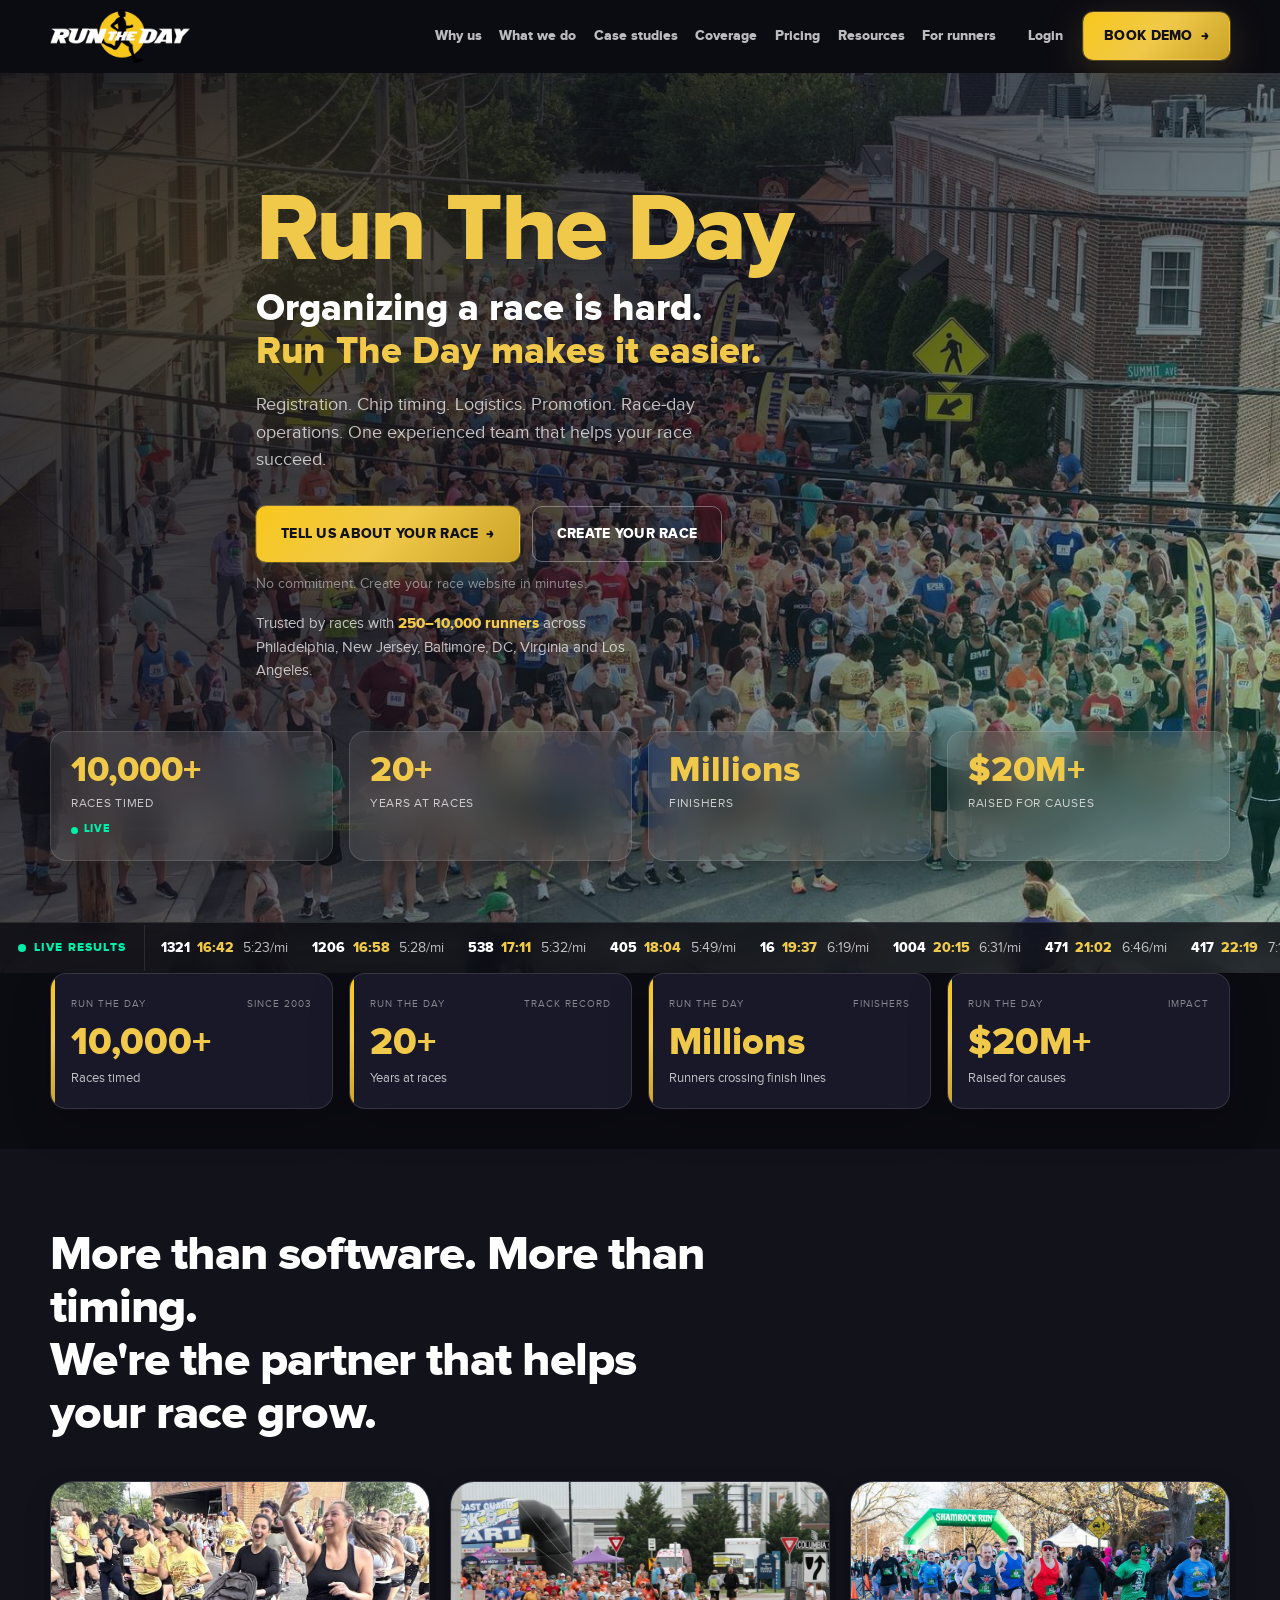
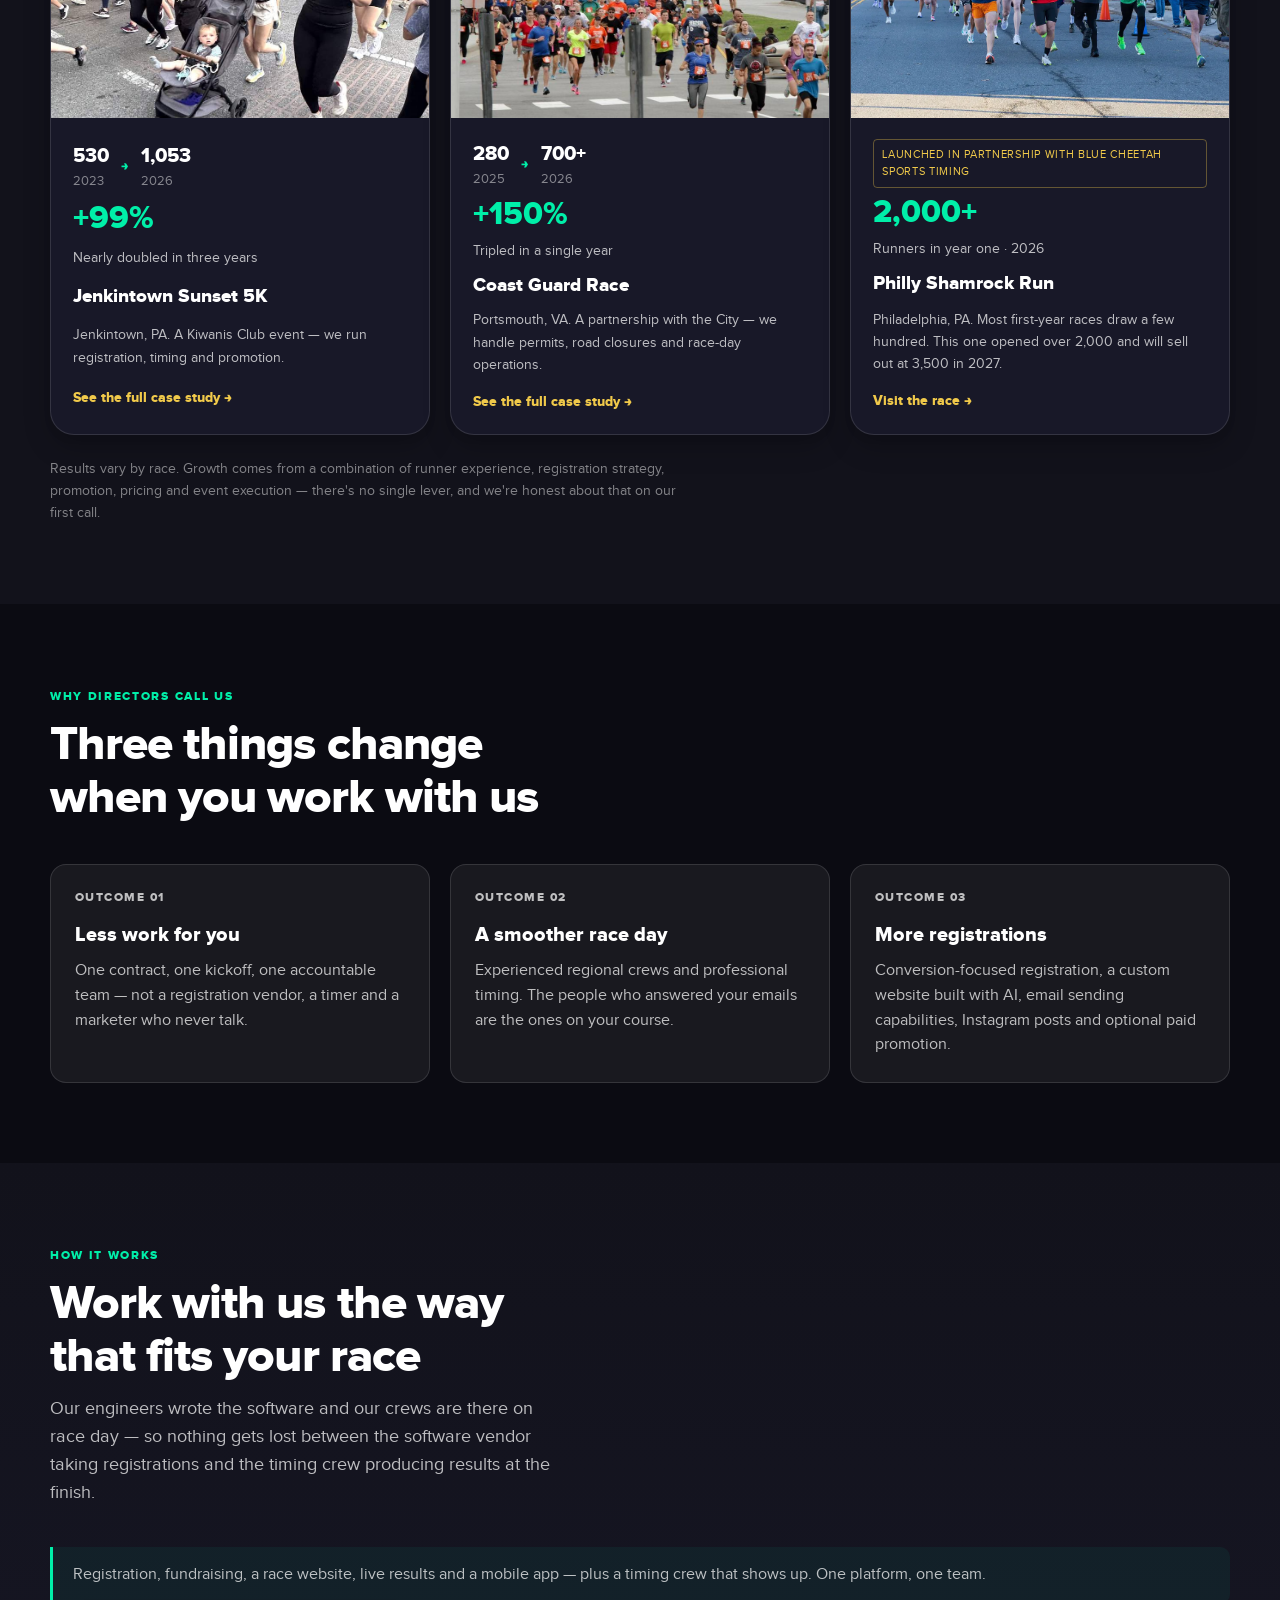
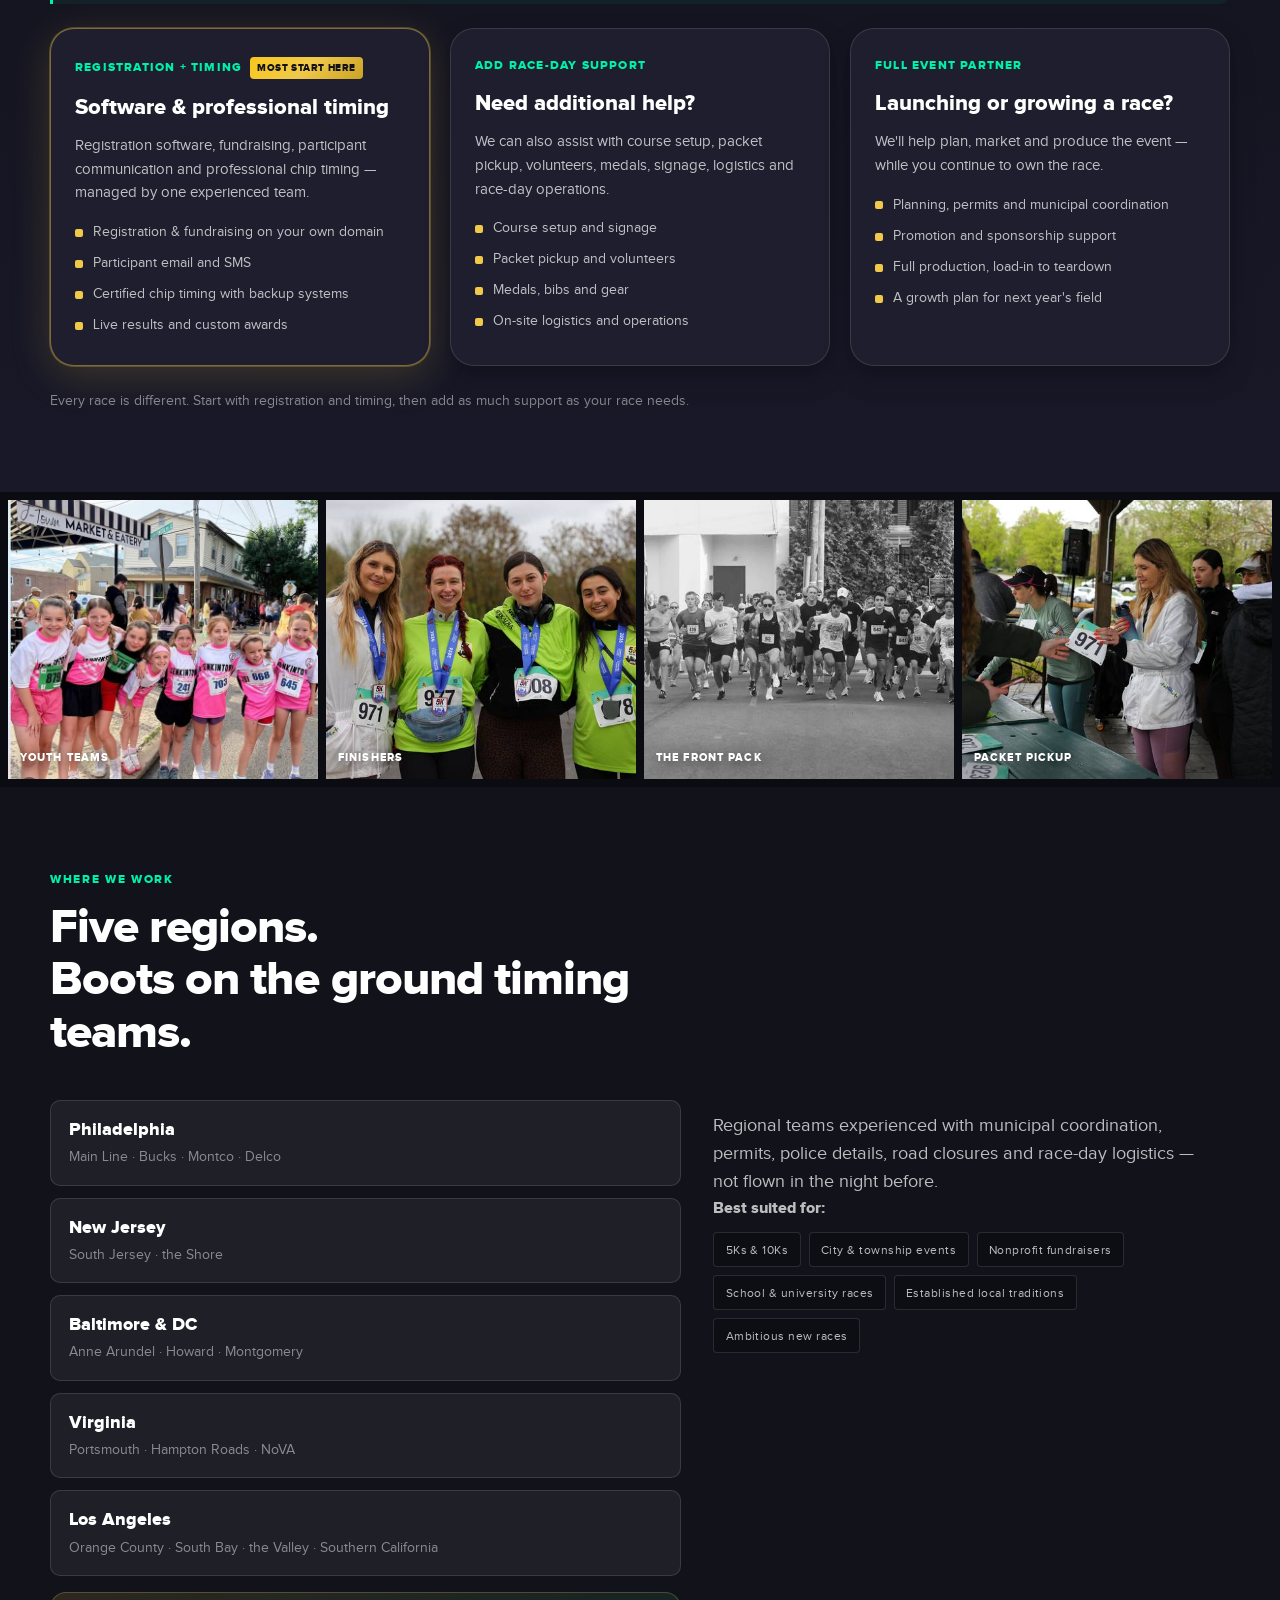
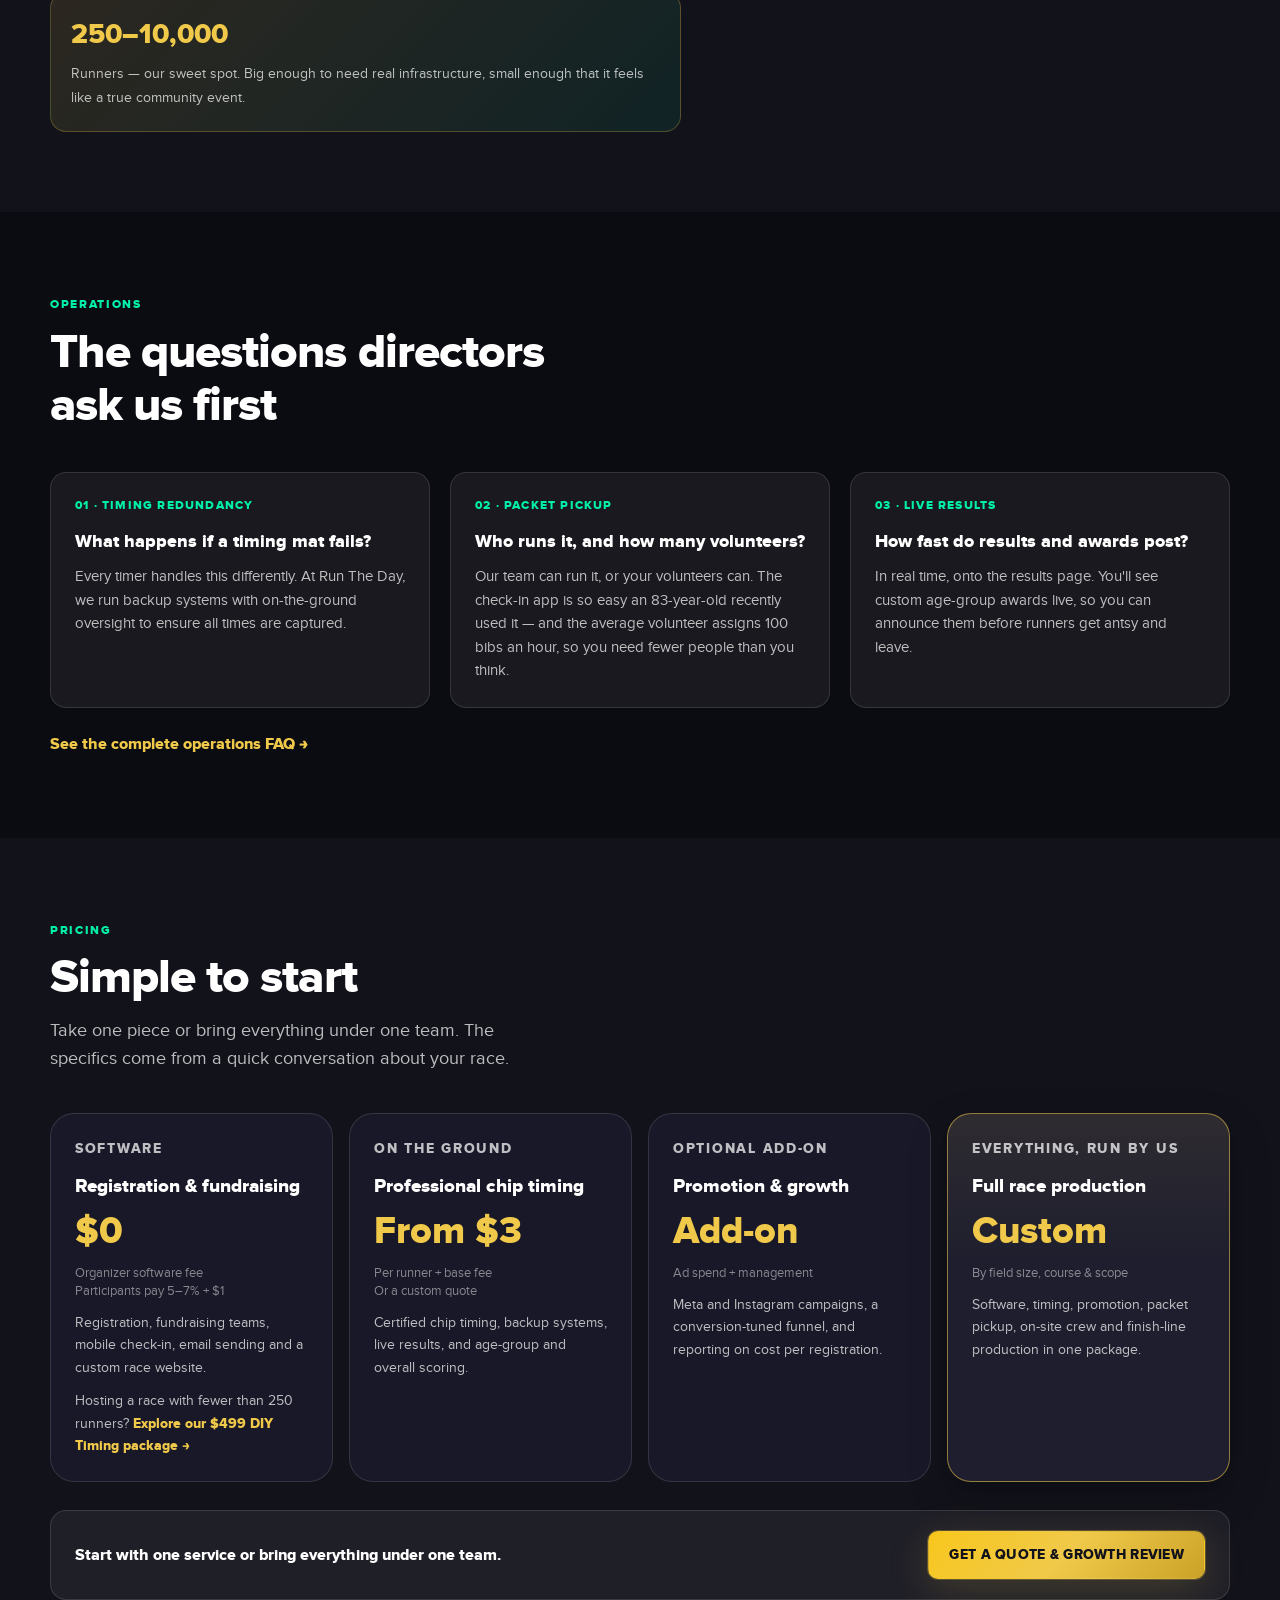
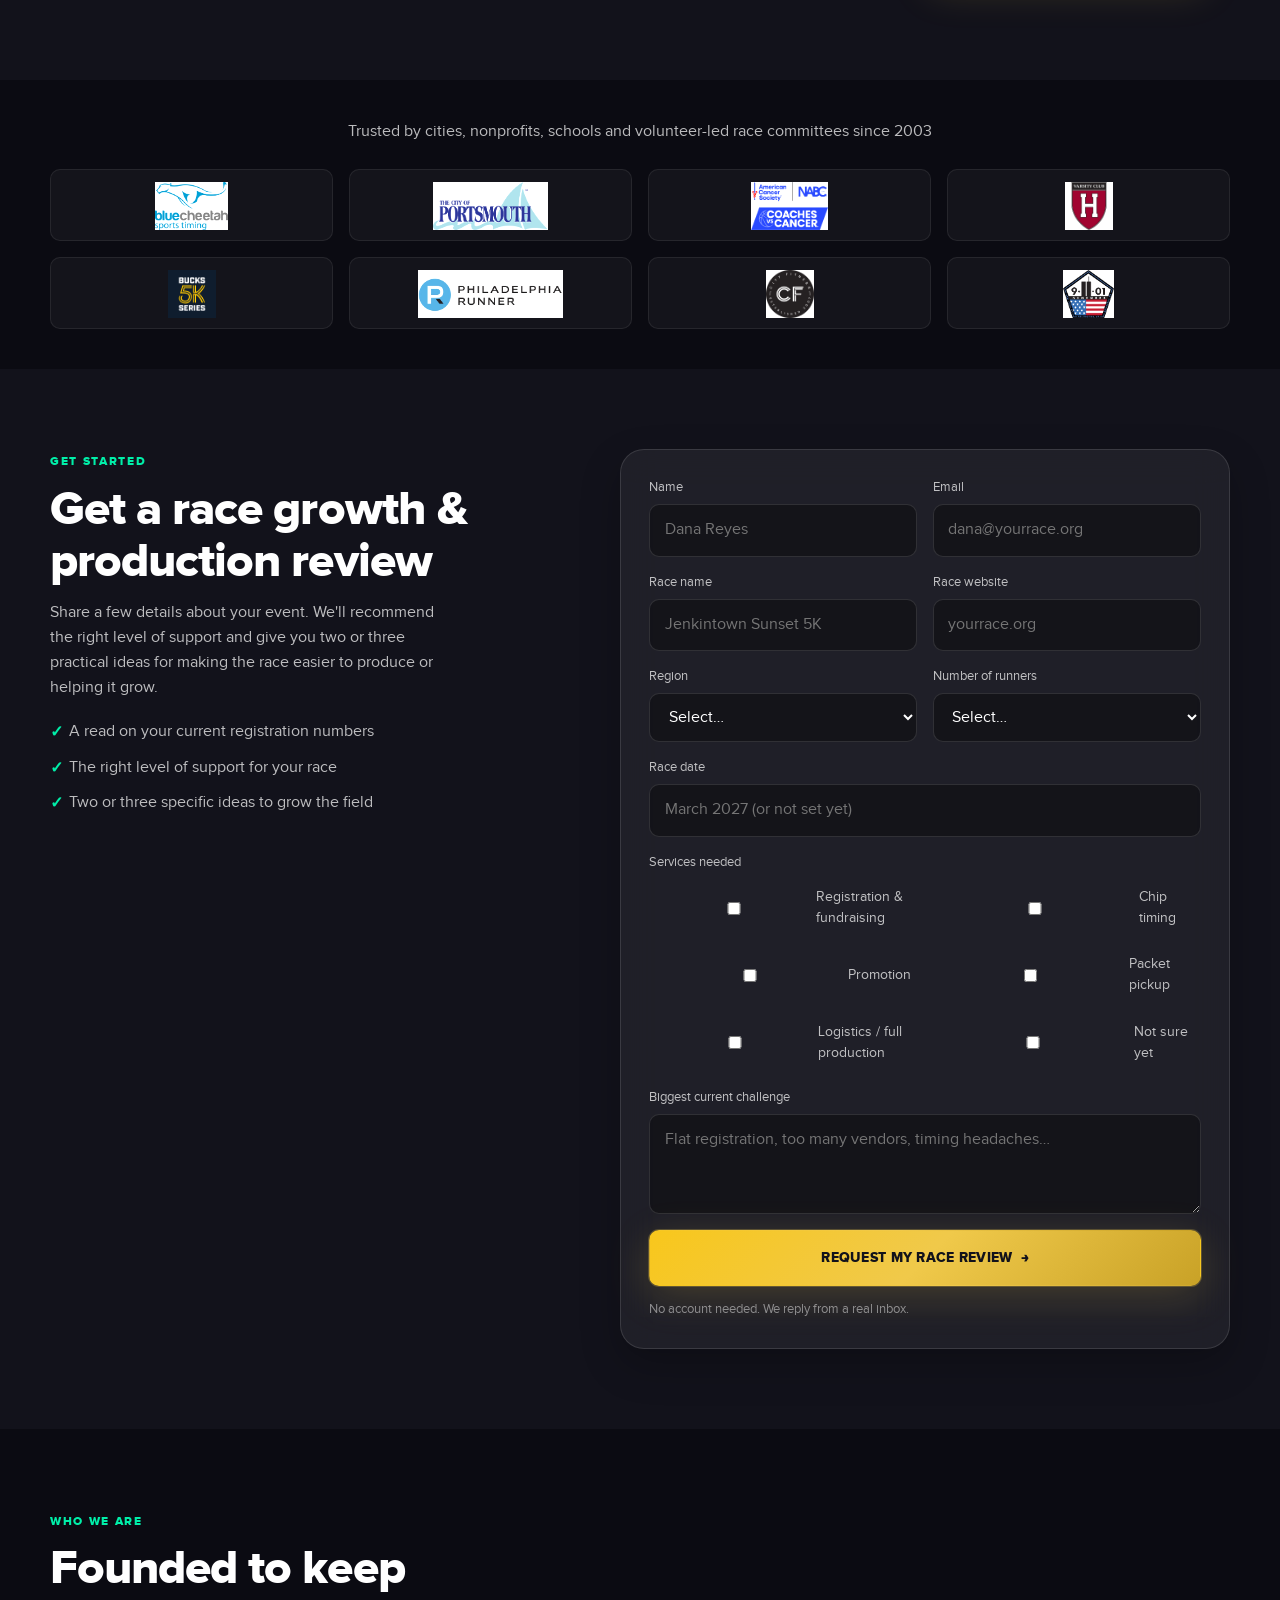
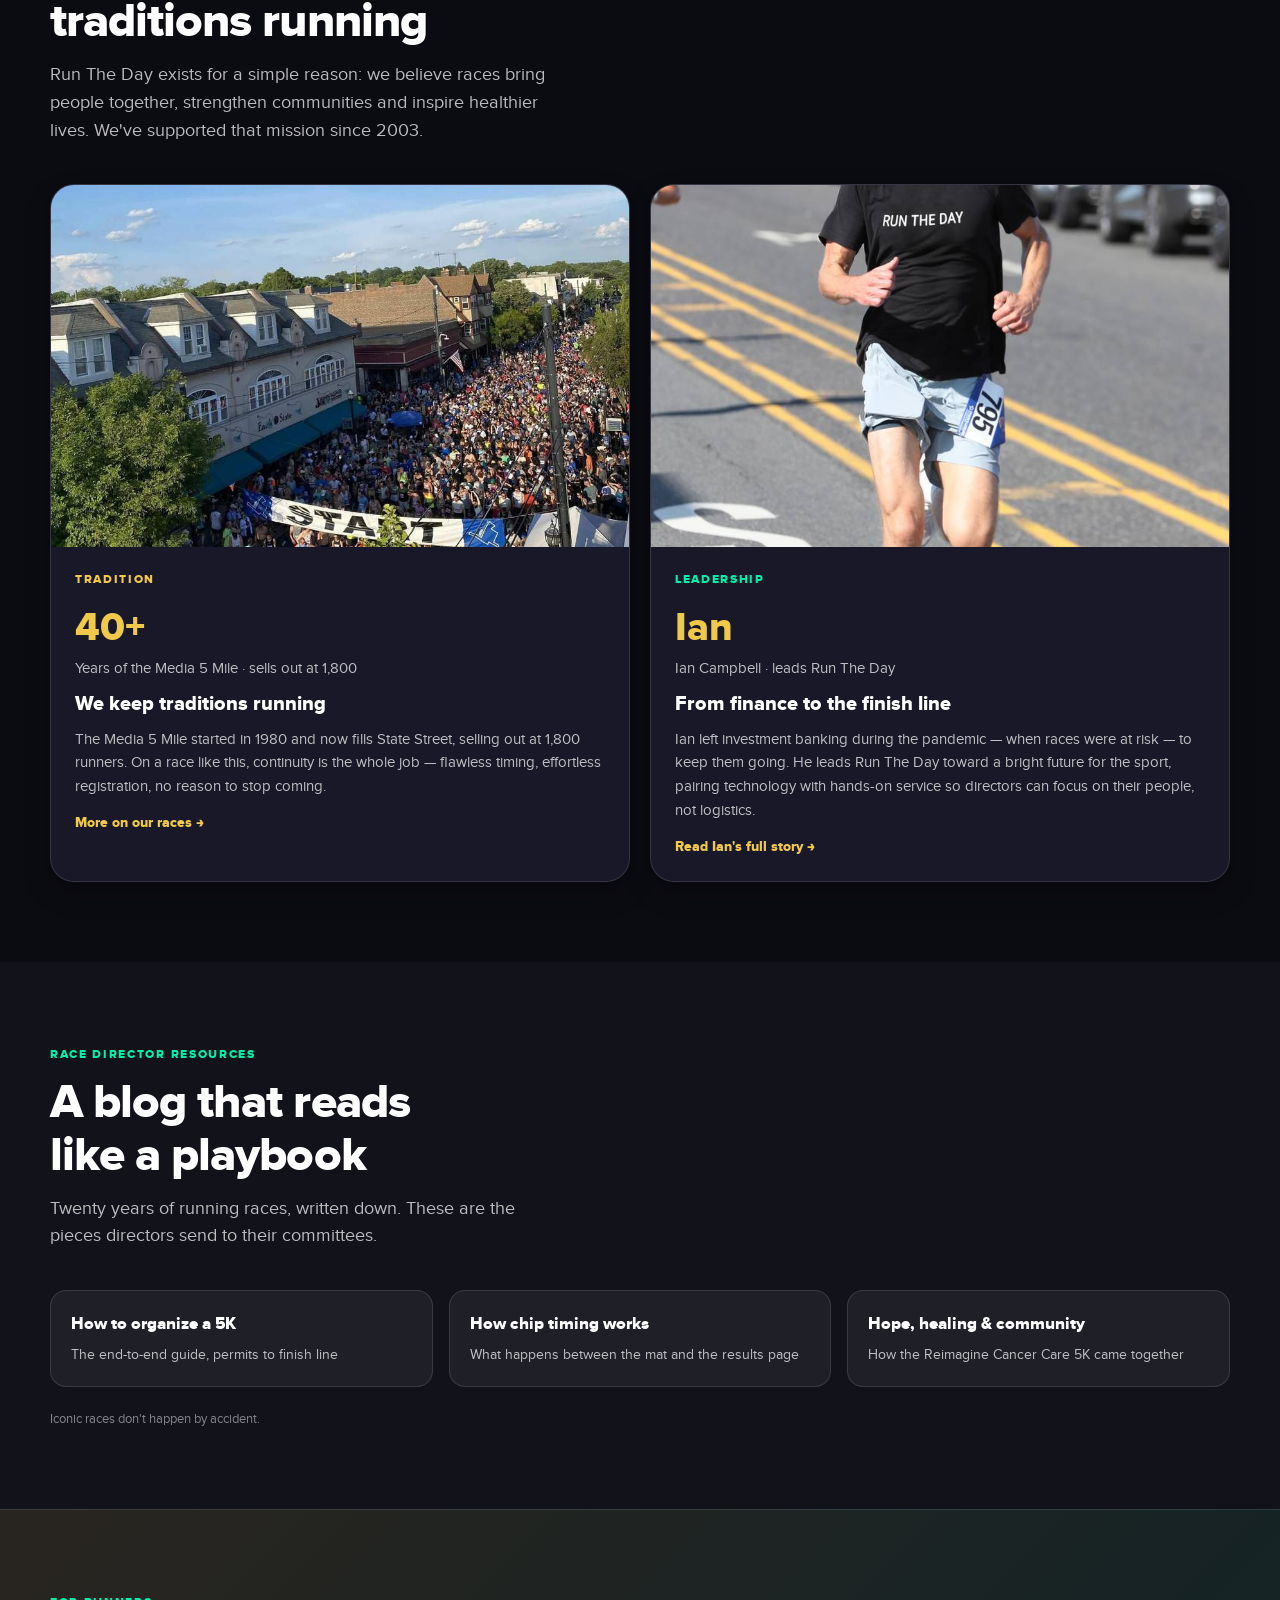
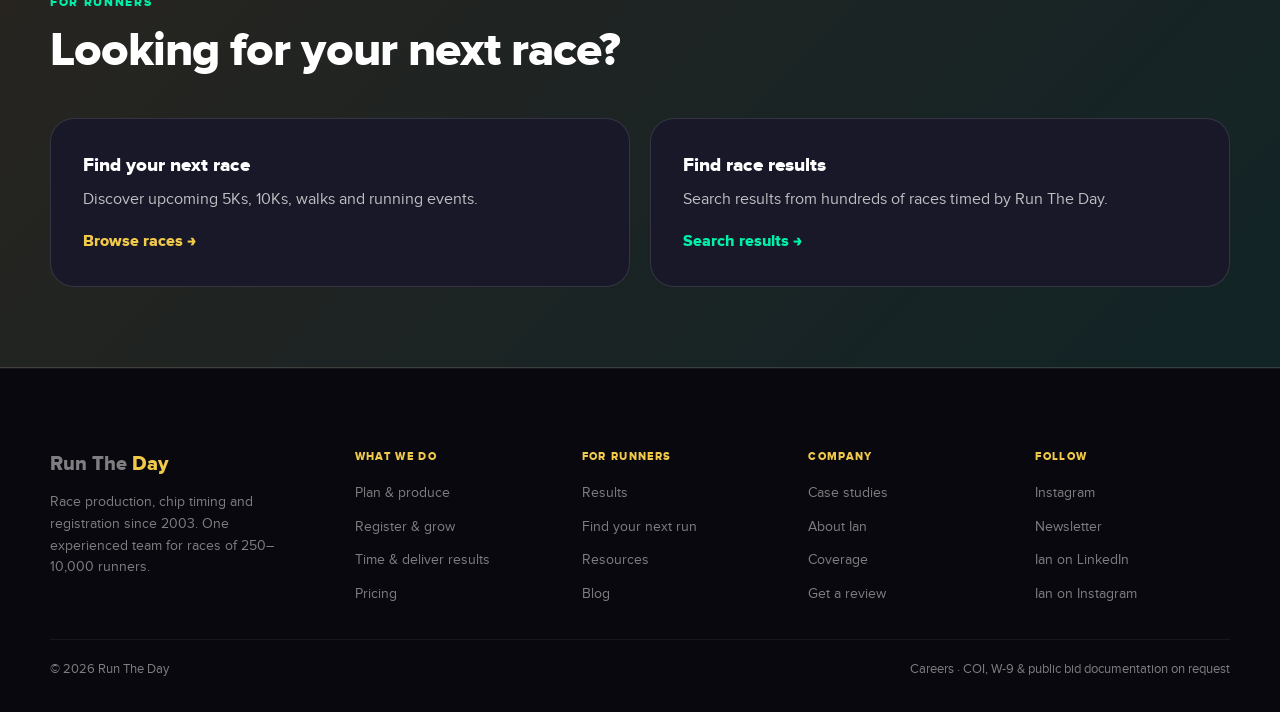
<file: index.html>
<!DOCTYPE html>
<html lang="en">
<head>
  <meta charset="UTF-8" />
  <meta name="viewport" content="width=device-width, initial-scale=1.0" />
  <meta name="description" content="Run The Day — race production, chip timing and registration since 2003. Organizing a race is hard. We make it easier." />
  <meta name="theme-color" content="#12121b" />
  <title>Organizing a race is hard. Run The Day makes it easier.</title>
  <link rel="icon" href="assets/images/favicon.ico" type="image/png" />
  <link rel="preconnect" href="https://fonts.googleapis.com" />
  <link rel="preconnect" href="https://fonts.gstatic.com" crossorigin />
  <link href="https://fonts.googleapis.com/css2?family=Montserrat:wght@400;600;800&display=swap" rel="stylesheet" />
  <style>
@font-face {
  font-family: "Proxima Nova";
  src: url("assets/fonts/Proxima-Nova-Regular.woff2") format("woff2");
  font-weight: 400; font-style: normal; font-display: swap;
}
@font-face {
  font-family: "Proxima Nova";
  src: url("assets/fonts/Proxima-Nova-Extrabold.woff2") format("woff2");
  font-weight: 800; font-style: normal; font-display: swap;
}

:root {
  --color-black: #12121b;
  --color-black-deep: #0b0b12;
  --color-black-elevated: #181828;
  --color-black-soft: #1e1e2e;
  --color-gold: #f0c94a;
  --color-gold-bright: #f8c71c;
  --color-gold-muted: #c9a227;
  --color-teal: #00efa9;
  --color-teal-soft: #50e3c3;
  --color-teal-deep: #00b87f;
  --color-white: #ffffff;
  --surface-glass: rgba(255,255,255,0.06);
  --surface-glass-border: rgba(255,255,255,0.12);
  --text-primary: #ffffff;
  --text-secondary: rgba(255,255,255,0.72);
  --text-tertiary: rgba(255,255,255,0.48);
  --gradient-gold: linear-gradient(135deg, #f8c71c 0%, #f0c94a 50%, #c9a227 100%);
  --gradient-hero: linear-gradient(135deg, rgba(11,11,18,.92) 0%, rgba(18,18,27,.72) 45%, rgba(0,184,127,.16) 100%);
  --font: "Proxima Nova", "Montserrat", "Segoe UI", sans-serif;
  --space-1: 0.25rem; --space-2: 0.5rem; --space-3: 0.75rem; --space-4: 1rem;
  --space-5: 1.5rem; --space-6: 2rem; --space-7: 2.5rem; --space-8: 3rem;
  --space-9: 4rem; --space-10: 5rem;
  --radius-sm: 6px; --radius-md: 10px; --radius-lg: 16px; --radius-xl: 24px;
  --shadow-md: 0 4px 8px rgba(0,0,0,.04), 0 12px 28px rgba(0,0,0,.18);
  --shadow-lg: 0 4px 8px rgba(0,0,0,.04), 0 16px 40px rgba(0,0,0,.22);
  --shadow-glow-gold: 0 0 0 1px rgba(240,201,74,.25), 0 10px 40px rgba(240,201,74,.18);
  --z-nav: 100; --container: 1180px;
  --ease: cubic-bezier(.22,1,.36,1);
}

*, *::before, *::after { box-sizing: border-box; margin: 0; padding: 0; }
html { scroll-behavior: smooth; -webkit-text-size-adjust: 100%; }
@media (prefers-reduced-motion: reduce) {
  html { scroll-behavior: auto; }
  *, *::before, *::after {
    animation-duration: .01ms !important;
    animation-iteration-count: 1 !important;
    transition-duration: .01ms !important;
  }
}
body {
  font-family: var(--font); font-weight: 400; font-size: 1rem; line-height: 1.55;
  color: var(--text-primary); background: var(--color-black-deep);
  overflow-x: hidden; -webkit-font-smoothing: antialiased;
}
img { max-width: 100%; height: auto; display: block; }
a { color: inherit; text-decoration: none; }
ul { list-style: none; }
button, input, select, textarea { font: inherit; color: inherit; }
:focus-visible { outline: 2px solid var(--color-gold); outline-offset: 3px; }
.skip-link {
  position: absolute; left: -999px; top: 0; background: var(--color-gold); color: #12121b;
  padding: 8px 12px; z-index: 999;
}
.skip-link:focus { left: 8px; top: 8px; }
.container { width: min(100% - 2rem, var(--container)); margin-inline: auto; }
.section-pad { padding-block: var(--space-10); }
.section-pad-sm { padding-block: var(--space-7); }
.eyebrow {
  display: inline-block; font-size: .75rem; letter-spacing: .14em; text-transform: uppercase;
  color: var(--color-teal); font-weight: 800; margin-bottom: var(--space-3);
}
.eyebrow--gold { color: var(--color-gold); }
.section-head { max-width: 42rem; margin-bottom: var(--space-7); }
.section-head h2 {
  font-size: clamp(2rem, 4vw, 3rem); font-weight: 800; line-height: 1.1; letter-spacing: -.02em;
}
.section-head p, .lede {
  color: var(--text-secondary); margin-top: var(--space-3); font-size: 1.125rem; max-width: 46ch;
}

.btn {
  display: inline-flex; align-items: center; justify-content: center; gap: .5rem;
  min-height: 48px; padding: 0 1.25rem; border-radius: var(--radius-md);
  font-weight: 800; letter-spacing: .02em; text-transform: uppercase; font-size: .875rem;
  border: 1px solid transparent; cursor: pointer; transition: transform .2s var(--ease), box-shadow .2s, background .2s, border-color .2s;
}
.btn--primary {
  background: var(--gradient-gold); color: #12121b; box-shadow: var(--shadow-glow-gold);
}
.btn--primary:hover { transform: translateY(-2px); }
.btn--secondary {
  background: transparent; color: #fff; border-color: rgba(255,255,255,.35);
}
.btn--secondary:hover { border-color: var(--color-gold); color: var(--color-gold); }
.btn--text { background: none; border: 0; color: var(--text-secondary); text-transform: none; letter-spacing: 0; font-weight: 600; min-height: auto; padding: .5rem; }
.btn--text:hover { color: #fff; }
.btn--lg { min-height: 56px; padding-inline: 1.5rem; }
.btn__arrow { transition: transform .2s var(--ease); }
.btn:hover .btn__arrow { transform: translateX(3px); }

/* NAV */
.site-header {
  position: sticky; top: 0; z-index: var(--z-nav);
  transition: background .3s, backdrop-filter .3s, border-color .3s;
  border-bottom: 1px solid transparent;
}
.site-header[data-scrolled="true"] {
  background: rgba(11,11,18,.72); backdrop-filter: blur(16px); -webkit-backdrop-filter: blur(16px);
  border-bottom-color: rgba(255,255,255,.08);
}
.nav { display: flex; align-items: center; justify-content: space-between; gap: 1rem; min-height: 72px; }
.nav__logo { width: 140px; height: auto; }
.nav__toggle {
  display: none; width: 44px; height: 44px; border: 0; background: transparent; flex-direction: column;
  align-items: center; justify-content: center; gap: 6px; cursor: pointer;
}
.nav__toggle-bar { width: 22px; height: 2px; background: #fff; display: block; transition: .2s; }
.nav__toggle[aria-expanded="true"] .nav__toggle-bar:nth-child(1) { transform: translateY(8px) rotate(45deg); }
.nav__toggle[aria-expanded="true"] .nav__toggle-bar:nth-child(2) { opacity: 0; }
.nav__toggle[aria-expanded="true"] .nav__toggle-bar:nth-child(3) { transform: translateY(-8px) rotate(-45deg); }
.nav__menu { display: flex; align-items: center; gap: 1.5rem; }
.nav__links { display: flex; gap: 1.1rem; align-items: center; }
.nav__link { font-size: .875rem; color: var(--text-secondary); font-weight: 600; }
.nav__link:hover, .nav__link[aria-current="true"] { color: #fff; }
.nav__actions { display: flex; align-items: center; gap: .75rem; }

/* HERO */
.hero {
  position: relative; min-height: 100svh; display: grid; align-items: end;
  padding-bottom: 7rem; overflow: hidden;
}
.hero__media { position: absolute; inset: 0; }
.hero__bg { width: 100%; height: 100%; object-fit: cover; }
.hero__overlay {
  position: absolute; inset: 0;
  background: var(--gradient-hero);
}
.hero__mesh {
  position: absolute; inset: 0; pointer-events: none;
  background:
    radial-gradient(ellipse 70% 50% at 15% 20%, rgba(240,201,74,.14), transparent 55%),
    radial-gradient(ellipse 50% 40% at 85% 70%, rgba(0,239,169,.1), transparent 50%);
}
.hero__content { position: relative; z-index: 2; padding-top: 7rem; max-width: 48rem; }
.hero__brand {
  display: block; font-size: clamp(3.25rem, 8vw, 6rem); line-height: .95;
  letter-spacing: -.03em; color: var(--color-gold); font-weight: 800; margin-bottom: var(--space-3);
}
.hero__title {
  display: block; font-size: clamp(1.5rem, 3.2vw, 2.35rem); line-height: 1.15;
  font-weight: 800; max-width: 22ch;
}
.hero__title .g { color: var(--color-gold); }
.hero__subtitle { color: var(--text-secondary); margin-top: var(--space-4); font-size: 1.125rem; max-width: 40ch; }
.hero__cta { display: flex; flex-wrap: wrap; gap: .75rem; margin-top: var(--space-6); }
.hero__helper { margin-top: var(--space-3); color: var(--text-tertiary); font-size: .875rem; }
.hero__trust { margin-top: var(--space-4); color: var(--text-secondary); font-size: .95rem; max-width: 46ch; }
.hero__trust b { color: var(--color-gold); font-weight: 800; }

.hero__stats {
  position: relative; z-index: 2; width: min(100% - 2rem, var(--container));
  margin: var(--space-8) auto 0; display: grid; grid-template-columns: repeat(4,1fr); gap: 1rem;
}
.metric-card {
  padding: 1.25rem 1.25rem 1.1rem; border-radius: var(--radius-lg);
  background: rgba(255,255,255,.07); border: 1px solid var(--surface-glass-border);
  backdrop-filter: blur(18px); -webkit-backdrop-filter: blur(18px); box-shadow: var(--shadow-md);
}
.metric-card__value {
  display: block; font-size: clamp(1.75rem, 3vw, 2.25rem); font-weight: 800;
  color: var(--color-gold); line-height: 1;
}
.metric-card__label {
  display: block; margin-top: .4rem; color: var(--text-secondary);
  font-size: .75rem; letter-spacing: .06em; text-transform: uppercase;
}
.metric-card__live {
  display: inline-flex; align-items: center; gap: .35rem; margin-top: .55rem;
  font-size: .7rem; color: var(--color-teal); text-transform: uppercase; letter-spacing: .08em; font-weight: 800;
}
.metric-card__live i {
  width: 7px; height: 7px; border-radius: 50%; background: var(--color-teal);
  box-shadow: 0 0 0 0 rgba(0,239,169,.6); animation: pulse 1.8s infinite;
}
@keyframes pulse {
  70% { box-shadow: 0 0 0 8px rgba(0,239,169,0); }
  100% { box-shadow: 0 0 0 0 rgba(0,239,169,0); }
}
.float-a { animation: floaty 7s ease-in-out infinite; }
.float-b { animation: floaty 8s ease-in-out infinite .4s; }
.float-c { animation: floaty 7.5s ease-in-out infinite .8s; }
.float-d { animation: floaty 9s ease-in-out infinite 1.1s; }
@keyframes floaty {
  0%,100% { transform: translateY(0); }
  50% { transform: translateY(-8px); }
}

/* LIVE TICKER */
.tick {
  position: absolute; left: 0; right: 0; bottom: 0; z-index: 3;
  display: grid; grid-template-columns: auto 1fr; align-items: center;
  background: rgba(11,11,18,.82); border-top: 1px solid rgba(255,255,255,.1);
  backdrop-filter: blur(12px);
}
.tick-lab {
  display: flex; align-items: center; gap: .5rem; padding: .85rem 1.1rem;
  font-size: .75rem; letter-spacing: .1em; text-transform: uppercase; font-weight: 800; color: var(--color-teal);
  border-right: 1px solid rgba(255,255,255,.1); white-space: nowrap;
}
.tick-lab .dot {
  width: 8px; height: 8px; border-radius: 50%; background: var(--color-teal);
  animation: pulse 1.8s infinite;
}
.tick-track { overflow: hidden; }
.tick-row {
  display: flex; gap: 1.5rem; padding: .85rem 1rem; width: max-content;
  animation: ticker 36s linear infinite;
}
.tick-item { font-variant-numeric: tabular-nums; color: var(--text-secondary); font-size: .875rem; white-space: nowrap; }
.tick-item b { color: #fff; margin-right: .45rem; }
.tick-item u { text-decoration: none; color: var(--color-gold); margin-right: .35rem; font-weight: 800; }
@keyframes ticker { from { transform: translateX(0); } to { transform: translateX(-50%); } }

/* BIBS */
.bibs {
  display: grid; grid-template-columns: repeat(4,1fr); gap: 1rem;
  margin-top: -2.5rem; position: relative; z-index: 4;
}
.bib {
  position: relative; padding: 1.35rem 1.25rem 1.25rem;
  border-radius: var(--radius-lg); background: var(--color-black-elevated);
  border: 1px solid var(--surface-glass-border); box-shadow: var(--shadow-lg); overflow: hidden;
}
.bib::before {
  content: ""; position: absolute; inset: 0 auto 0 0; width: 4px; background: var(--gradient-gold);
}
.bib-band {
  display: flex; justify-content: space-between; gap: .5rem;
  font-size: .65rem; letter-spacing: .1em; text-transform: uppercase; color: var(--text-tertiary); margin-bottom: .75rem;
}
.bib-num { font-size: clamp(1.75rem, 3vw, 2.5rem); font-weight: 800; color: var(--color-gold); line-height: 1; }
.bib-lab { margin-top: .4rem; color: var(--text-secondary); font-size: .8rem; }

/* CASE STUDIES */
.proof-grid { display: grid; grid-template-columns: repeat(3,1fr); gap: 1.25rem; }
.pcard {
  border-radius: var(--radius-xl); overflow: hidden; background: var(--color-black-elevated);
  border: 1px solid var(--surface-glass-border); box-shadow: var(--shadow-md);
  display: flex; flex-direction: column;
}
.pcard > img { width: 100%; aspect-ratio: 16/10; object-fit: cover; }
.pcard-in { padding: 1.35rem; display: grid; gap: .55rem; flex: 1; }
.prog {
  display: flex; align-items: center; gap: .75rem; color: var(--text-secondary); font-size: .8rem;
}
.prog .n { display: block; font-size: 1.25rem; font-weight: 800; color: #fff; }
.prog .y { color: var(--text-tertiary); }
.prog .ar { color: var(--color-teal); font-weight: 800; }
.pcard-big { font-size: 2rem; font-weight: 800; color: var(--color-teal); line-height: 1; }
.pcard-sub { color: var(--text-secondary); font-size: .875rem; }
.pcard-tag {
  display: inline-block; font-size: .7rem; letter-spacing: .06em; text-transform: uppercase;
  color: var(--color-gold); border: 1px solid rgba(240,201,74,.35); padding: .35rem .55rem; border-radius: 4px; width: fit-content;
}
.pcard h3 { font-size: 1.2rem; }
.pcard h3 a:hover { color: var(--color-gold); }
.pcard p { color: var(--text-secondary); font-size: .9rem; }
.full { color: var(--color-gold); font-weight: 800; font-size: .875rem; margin-top: .35rem; }
.full:hover { text-decoration: underline; }
.proof-disc { margin-top: 1.5rem; color: var(--text-tertiary); font-size: .875rem; max-width: 70ch; }

/* OUTCOMES */
.outs { display: grid; grid-template-columns: repeat(3,1fr); gap: 1.25rem; }
.out {
  padding: 1.5rem; border-radius: var(--radius-lg); background: var(--surface-glass);
  border: 1px solid var(--surface-glass-border);
}
.out-n { font-size: .75rem; letter-spacing: .12em; text-transform: uppercase; color: var(--color-gold); font-weight: 800; margin-bottom: .75rem; }
.out h3 { margin-bottom: .5rem; font-size: 1.25rem; }
.out p { color: var(--text-secondary); }

/* SERVICE */
.service { background: linear-gradient(180deg, var(--color-black) 0%, var(--color-black-elevated) 100%); }
.prod-cap {
  margin: 0 0 1.5rem; padding: 1rem 1.25rem; border-left: 3px solid var(--color-teal);
  color: var(--text-secondary); background: rgba(0,239,169,.06); border-radius: 0 var(--radius-md) var(--radius-md) 0;
}
.cols { display: grid; grid-template-columns: repeat(3,1fr); gap: 1.25rem; }
.col {
  padding: 1.75rem 1.5rem; border-radius: var(--radius-xl); background: var(--color-black-soft);
  border: 1px solid var(--surface-glass-border); box-shadow: var(--shadow-md);
}
.col.start { border-color: rgba(240,201,74,.45); box-shadow: var(--shadow-glow-gold); }
.col-n {
  font-size: .75rem; letter-spacing: .1em; text-transform: uppercase; color: var(--color-teal);
  font-weight: 800; margin-bottom: .75rem; display: flex; flex-wrap: wrap; gap: .5rem; align-items: center;
}
.col-flag {
  background: var(--gradient-gold); color: #12121b; padding: .2rem .45rem; border-radius: 4px;
  letter-spacing: .04em; font-size: .65rem;
}
.col h3 { font-size: 1.35rem; margin-bottom: .6rem; }
.col-lede { color: var(--text-secondary); margin-bottom: 1rem; font-size: .95rem; }
.ul { display: grid; gap: .55rem; }
.ul li {
  color: var(--text-secondary); padding-left: 1.1rem; position: relative; font-size: .9rem;
}
.ul li::before {
  content: ""; position: absolute; left: 0; top: .55em; width: 8px; height: 8px;
  border-radius: 2px; background: var(--color-gold);
}
.owner { margin-top: 1.5rem; color: var(--text-tertiary); font-size: .9rem; }

/* PHOTO BAND */
.band {
  display: grid; grid-template-columns: repeat(4,1fr); gap: .5rem; padding: .5rem;
  background: var(--color-black-deep);
}
.band figure { position: relative; overflow: hidden; min-height: 220px; }
.band img { width: 100%; height: 100%; object-fit: cover; min-height: 220px; transition: transform .5s var(--ease); }
.band figure:hover img { transform: scale(1.04); }
.band figcaption {
  position: absolute; left: .75rem; bottom: .75rem; font-size: .7rem; letter-spacing: .1em;
  text-transform: uppercase; font-weight: 800; color: #fff;
  text-shadow: 0 2px 12px rgba(0,0,0,.7);
}

/* COVERAGE */
.cov { display: grid; grid-template-columns: 1.1fr .9fr; gap: 2rem; align-items: start; }
.cities { display: grid; gap: .75rem; }
.city {
  padding: 1rem 1.1rem; border-radius: var(--radius-md); border: 1px solid var(--surface-glass-border);
  background: var(--surface-glass); display: flex; flex-direction: column; gap: .2rem;
  transition: border-color .2s, transform .2s;
}
.city:hover { border-color: rgba(240,201,74,.4); transform: translateY(-2px); }
.city b { font-size: 1.1rem; }
.city span { color: var(--text-tertiary); font-size: .85rem; }
.cov-sweet {
  margin-top: 1rem; padding: 1.25rem; border-radius: var(--radius-lg);
  background: linear-gradient(135deg, rgba(240,201,74,.12), rgba(0,239,169,.08));
  border: 1px solid rgba(240,201,74,.25);
}
.cov-sweet b { display: block; font-size: 1.75rem; color: var(--color-gold); margin-bottom: .35rem; }
.cov-sweet span { color: var(--text-secondary); font-size: .9rem; }
.cov-suit p { color: var(--text-secondary); margin-bottom: .75rem; font-weight: 700; }
.chips { display: flex; flex-wrap: wrap; gap: .5rem; }
.chips span {
  font-size: .75rem; letter-spacing: .04em; color: var(--text-secondary);
  border: 1px solid var(--surface-glass-border); background: rgba(0,0,0,.25);
  padding: .45rem .7rem; border-radius: 4px;
}

/* OPS */
.ops { display: grid; grid-template-columns: repeat(3,1fr); gap: 1.25rem; }
.op {
  padding: 1.5rem; border-radius: var(--radius-lg); background: var(--surface-glass);
  border: 1px solid var(--surface-glass-border);
}
.op > b { display: block; font-size: .75rem; letter-spacing: .1em; text-transform: uppercase; color: var(--color-teal); margin-bottom: .75rem; }
.op h3 { font-size: 1.15rem; margin-bottom: .55rem; }
.op p { color: var(--text-secondary); font-size: .95rem; }
.ops-more { margin-top: 1.5rem; }
.ops-more a { color: var(--color-gold); font-weight: 800; }

/* PRICING */
.tiers { display: grid; grid-template-columns: repeat(4,1fr); gap: 1rem; }
.tier {
  padding: 1.5rem; border-radius: var(--radius-xl); background: var(--color-black-elevated);
  border: 1px solid var(--surface-glass-border); display: flex; flex-direction: column; gap: .7rem;
  transition: transform .25s var(--ease), box-shadow .25s;
}
.tier:hover { transform: translateY(-6px); box-shadow: var(--shadow-lg); }
.tier.feat {
  border-color: rgba(240,201,74,.55);
  background: linear-gradient(180deg, rgba(240,201,74,.08), transparent 40%), var(--color-black-soft);
  box-shadow: var(--shadow-lg);
}
.tier-lab { font-size: .7rem; letter-spacing: .12em; text-transform: uppercase; color: var(--color-teal); font-weight: 800; }
.tier h3 { font-size: 1.2rem; }
.price { font-size: clamp(1.75rem, 3vw, 2.35rem); font-weight: 800; color: var(--color-gold); line-height: 1.1; }
.price-sub { color: var(--text-tertiary); font-size: .8rem; line-height: 1.4; }
.tier > p { color: var(--text-secondary); font-size: .9rem; }
.tier-note-diy { font-size: .8rem; color: var(--text-tertiary); }
.tier-note-diy a { color: var(--color-gold); font-weight: 700; }
.price-band {
  margin-top: 1.75rem; padding: 1.25rem 1.5rem; border-radius: var(--radius-lg);
  border: 1px solid var(--surface-glass-border); background: var(--surface-glass);
  display: flex; flex-wrap: wrap; gap: 1rem; align-items: center; justify-content: space-between;
}

/* TRUST LOGOS */
.trust { text-align: center; }
.trust > p { color: var(--text-secondary); margin-bottom: 1.5rem; }
.logos {
  display: grid; grid-template-columns: repeat(4,1fr); gap: 1rem; align-items: center;
}
.logo-ph {
  height: 72px; display: grid; place-items: center; padding: .75rem;
  border-radius: var(--radius-md); background: rgba(255,255,255,.04); border: 1px solid rgba(255,255,255,.08);
}
.logo-ph img { max-height: 48px; width: auto; max-width: 100%; object-fit: contain; filter: brightness(1.05); }

/* FORM */
.lead-grid { display: grid; grid-template-columns: 1fr 1.15fr; gap: 2.5rem; align-items: start; }
.lead-copy { color: var(--text-secondary); margin: .75rem 0 1.25rem; max-width: 40ch; }
.lead-pts { display: grid; gap: .65rem; color: var(--text-secondary); }
.lead-pts li { padding-left: 1.2rem; position: relative; }
.lead-pts li::before {
  content: "✓"; position: absolute; left: 0; color: var(--color-teal); font-weight: 800;
}
.form {
  padding: 1.75rem; border-radius: var(--radius-xl); background: var(--surface-glass);
  border: 1px solid var(--surface-glass-border); backdrop-filter: blur(18px);
  box-shadow: var(--shadow-lg);
}
.f-row { display: grid; grid-template-columns: 1fr 1fr; gap: 1rem; }
.field { display: grid; gap: .4rem; margin-bottom: 1rem; }
.field > label, .field > .label {
  font-size: .8rem; color: var(--text-secondary);
}
.field input, .field select, .field textarea {
  width: 100%; padding: .8rem .9rem; border-radius: var(--radius-md);
  border: 1px solid var(--surface-glass-border); background: rgba(0,0,0,.35); color: #fff;
}
.field input:focus, .field select:focus, .field textarea:focus {
  outline: none; border-color: var(--color-gold); box-shadow: 0 0 0 3px rgba(240,201,74,.18);
}
.field textarea { min-height: 100px; resize: vertical; }
.checks { display: grid; grid-template-columns: 1fr 1fr; gap: .55rem; }
.check {
  display: flex; align-items: center; gap: .45rem; font-size: .85rem; color: var(--text-secondary);
  padding: .45rem .55rem; border-radius: 6px; border: 1px solid transparent;
}
.check:hover { border-color: rgba(255,255,255,.1); }
.check input { accent-color: var(--color-gold); }
.done {
  display: none; margin-top: 1rem; padding: 1rem; border-radius: var(--radius-md);
  background: rgba(0,239,169,.12); border: 1px solid rgba(0,239,169,.35); color: var(--color-teal);
}
.done.is-visible { display: block; }
.form-note { margin-top: .85rem; color: var(--text-tertiary); font-size: .8rem; }

/* STORY */
.story { display: grid; grid-template-columns: 1fr 1fr; gap: 1.25rem; }
.story-card {
  border-radius: var(--radius-xl); overflow: hidden; border: 1px solid var(--surface-glass-border);
  background: var(--color-black-elevated); box-shadow: var(--shadow-md);
}
.story-card > img { width: 100%; aspect-ratio: 16/10; object-fit: cover; }
.story-in { padding: 1.5rem; display: grid; gap: .5rem; }
.story-stat { font-size: 2.5rem; font-weight: 800; color: var(--color-gold); line-height: 1; }
.story-stat-lab { color: var(--text-tertiary); font-size: .85rem; }
.story-in h3 { font-size: 1.25rem; }
.story-in p { color: var(--text-secondary); font-size: .95rem; }

/* RESOURCES */
.res { display: grid; grid-template-columns: repeat(3,1fr); gap: 1rem; }
.resc {
  display: grid; gap: .45rem; padding: 1.25rem; border-radius: var(--radius-lg);
  border: 1px solid var(--surface-glass-border); background: var(--surface-glass);
  transition: border-color .2s, transform .2s;
}
.resc:hover { border-color: rgba(0,239,169,.4); transform: translateY(-3px); }
.resc b { font-size: 1.05rem; }
.resc span { color: var(--text-secondary); font-size: .875rem; }

/* NEXT */
.next {
  background: linear-gradient(135deg, rgba(240,201,74,.1), rgba(0,239,169,.08)), var(--color-black);
  border-block: 1px solid var(--surface-glass-border);
}
.next-grid { display: grid; grid-template-columns: 1fr 1fr; gap: 1.25rem; }
.next-card {
  border-radius: var(--radius-xl); padding: 2rem; border: 1px solid var(--surface-glass-border);
  background: var(--color-black-elevated); transition: transform .25s, border-color .25s;
}
.next-card:hover { transform: translateY(-4px); border-color: rgba(240,201,74,.4); }
.next-card.teal:hover { border-color: rgba(0,239,169,.45); }
.next-card h3 { margin-bottom: .5rem; }
.next-card p { color: var(--text-secondary); margin-bottom: 1rem; }
.next-btn { color: var(--color-gold); font-weight: 800; }
.next-card.teal .next-btn { color: var(--color-teal); }

/* FOOTER */
.site-footer {
  background: #08080e; border-top: 1px solid rgba(255,255,255,.06);
  padding-block: var(--space-10) var(--space-6);
}
.foot-grid {
  display: grid; grid-template-columns: 1.4fr repeat(4,1fr); gap: 2rem; margin-bottom: 2rem;
}
.site-footer .logo { font-weight: 800; font-size: 1.25rem; display: inline-block; margin-bottom: .75rem; }
.site-footer .logo span { color: var(--color-gold); }
.foot-grid > div > p { color: var(--text-tertiary); font-size: .875rem; max-width: 28ch; }
.foot-grid h4 {
  font-size: .7rem; letter-spacing: .12em; text-transform: uppercase; color: var(--color-gold); margin-bottom: .9rem;
}
.foot-grid ul { display: grid; gap: .55rem; }
.foot-grid a { color: var(--text-tertiary); font-size: .85rem; }
.foot-grid a:hover { color: #fff; }
.foot-bot {
  display: flex; flex-wrap: wrap; justify-content: space-between; gap: .75rem;
  padding-top: 1.25rem; border-top: 1px solid rgba(255,255,255,.06);
  color: var(--text-tertiary); font-size: .8rem;
}

/* REVEAL */
.reveal { opacity: 0; transform: translateY(18px); transition: opacity .7s var(--ease), transform .7s var(--ease); }
.reveal.is-visible { opacity: 1; transform: none; }
[data-reveal] { transition-delay: var(--delay, 0s); }

@media (max-width: 1100px) {
  .hero__stats, .bibs, .proof-grid, .outs, .cols, .ops, .tiers, .res, .logos { grid-template-columns: repeat(2,1fr); }
  .cov, .lead-grid, .story, .next-grid, .band { grid-template-columns: 1fr 1fr; }
  .foot-grid { grid-template-columns: 1fr 1fr; }
  .nav__links { display: none; }
  .nav__toggle { display: flex; }
  .nav__menu {
    position: fixed; inset: 0; background: rgba(8,8,14,.96); backdrop-filter: blur(20px);
    flex-direction: column; justify-content: center; align-items: center; gap: 2rem;
    opacity: 0; pointer-events: none; transition: opacity .25s;
  }
  .nav__menu.is-open { opacity: 1; pointer-events: auto; }
  .nav__menu .nav__links { display: flex; flex-direction: column; align-items: center; gap: 1.25rem; }
  .nav__menu .nav__link { font-size: 1.25rem; }
}
@media (max-width: 720px) {
  .hero { min-height: auto; padding-bottom: 5.5rem; align-items: center; }
  .hero__content { padding-top: 6rem; }
  .hero__stats, .bibs, .proof-grid, .outs, .cols, .ops, .tiers, .res, .logos,
  .cov, .lead-grid, .story, .next-grid, .band, .f-row, .checks, .foot-grid { grid-template-columns: 1fr; }
  .tick { grid-template-columns: 1fr; }
  .tick-lab { border-right: 0; border-bottom: 1px solid rgba(255,255,255,.1); }
  .tier.feat { order: -1; }
  .price-band { flex-direction: column; align-items: stretch; text-align: center; }
}
  </style>
</head>
<body>
  <a class="skip-link" href="#main">Skip to content</a>

  <header class="site-header" id="site-header" data-scrolled="false">
    <nav class="nav container" aria-label="Primary">
      <a class="nav__brand" href="#top" aria-label="Run The Day home">
        <img src="assets/images/rtd-logo.png" alt="Run The Day" width="148" height="56" class="nav__logo" />
      </a>
      <button class="nav__toggle" type="button" aria-expanded="false" aria-controls="nav-menu" aria-label="Open menu">
        <span class="nav__toggle-bar"></span>
        <span class="nav__toggle-bar"></span>
        <span class="nav__toggle-bar"></span>
      </button>
      <div class="nav__menu" id="nav-menu">
        <ul class="nav__links">
          <li><a class="nav__link" href="#outcomes">Why us</a></li>
          <li><a class="nav__link" href="#service">What we do</a></li>
          <li><a class="nav__link" href="#cases">Case studies</a></li>
          <li><a class="nav__link" href="#coverage">Coverage</a></li>
          <li><a class="nav__link" href="#pricing">Pricing</a></li>
          <li><a class="nav__link" href="#resources">Resources</a></li>
          <li><a class="nav__link" href="#next">For runners</a></li>
        </ul>
        <div class="nav__actions">
          <a class="btn btn--text" href="#review">Login</a>
          <a class="btn btn--primary" href="#review">Book Demo <span class="btn__arrow" aria-hidden="true">→</span></a>
        </div>
      </div>
    </nav>
  </header>

  <main id="main">
    <!-- HERO -->
    <section class="hero" id="top" aria-label="Hero">
      <div class="hero__media" data-parallax>
        <img class="hero__bg" src="assets/images/ref/ref-00.jpg" alt="Aerial view of hundreds of runners filling the street at the Jenkintown Sunset 5K start" fetchpriority="high" />
        <div class="hero__overlay"></div>
        <div class="hero__mesh" aria-hidden="true"></div>
      </div>

      <div class="hero__content container">
        <h1 class="hero__heading reveal" data-reveal>
          <span class="hero__brand">Run The Day</span>
          <span class="hero__title">Organizing a race is hard.<br /><span class="g">Run The Day makes it easier.</span></span>
        </h1>
        <p class="hero__subtitle reveal" data-reveal>
          Registration. Chip timing. Logistics. Promotion. Race-day operations. One experienced team that helps your race succeed.
        </p>
        <div class="hero__cta reveal" data-reveal>
          <a class="btn btn--primary btn--lg" href="#review">Tell us about your race <span class="btn__arrow" aria-hidden="true">→</span></a>
          <a class="btn btn--secondary btn--lg" href="#review">Create your race</a>
        </div>
        <p class="hero__helper reveal" data-reveal>No commitment. Create your race website in minutes.</p>
        <p class="hero__trust reveal" data-reveal>
          Trusted by races with <b>250–10,000 runners</b> across Philadelphia, New Jersey, Baltimore, DC, Virginia and Los Angeles.
        </p>
      </div>

      <div class="hero__stats" aria-label="Key statistics">
        <article class="metric-card float-a reveal" data-reveal style="--delay:.1s">
          <span class="metric-card__value" data-count="10000" data-suffix="+">0</span>
          <span class="metric-card__label">Races timed</span>
          <span class="metric-card__live" aria-hidden="true"><i></i> Live</span>
        </article>
        <article class="metric-card float-b reveal" data-reveal style="--delay:.2s">
          <span class="metric-card__value" data-count="20" data-suffix="+">0</span>
          <span class="metric-card__label">Years at races</span>
        </article>
        <article class="metric-card float-c reveal" data-reveal style="--delay:.3s">
          <span class="metric-card__value">Millions</span>
          <span class="metric-card__label">Finishers</span>
        </article>
        <article class="metric-card float-d reveal" data-reveal style="--delay:.4s">
          <span class="metric-card__value" data-count="20" data-prefix="$" data-suffix="M+">0</span>
          <span class="metric-card__label">Raised for causes</span>
        </article>
      </div>

      <div class="tick" aria-hidden="true">
        <div class="tick-lab"><span class="dot"></span> Live results</div>
        <div class="tick-track">
          <div class="tick-row">
            <div class="tick-item"><b>1321</b><u>16:42</u> 5:23/mi</div>
            <div class="tick-item"><b>1206</b><u>16:58</u> 5:28/mi</div>
            <div class="tick-item"><b>538</b><u>17:11</u> 5:32/mi</div>
            <div class="tick-item"><b>405</b><u>18:04</u> 5:49/mi</div>
            <div class="tick-item"><b>16</b><u>19:37</u> 6:19/mi</div>
            <div class="tick-item"><b>1004</b><u>20:15</u> 6:31/mi</div>
            <div class="tick-item"><b>471</b><u>21:02</u> 6:46/mi</div>
            <div class="tick-item"><b>417</b><u>22:19</u> 7:11/mi</div>
            <div class="tick-item"><b>971</b><u>24:48</u> 7:59/mi</div>
            <div class="tick-item"><b>1346</b><u>25:03</u> 8:04/mi</div>
            <div class="tick-item"><b>241</b><u>27:30</u> 8:51/mi</div>
            <div class="tick-item"><b>645</b><u>29:12</u> 9:24/mi</div>
            <div class="tick-item"><b>1321</b><u>16:42</u> 5:23/mi</div>
            <div class="tick-item"><b>1206</b><u>16:58</u> 5:28/mi</div>
            <div class="tick-item"><b>538</b><u>17:11</u> 5:32/mi</div>
            <div class="tick-item"><b>405</b><u>18:04</u> 5:49/mi</div>
            <div class="tick-item"><b>16</b><u>19:37</u> 6:19/mi</div>
            <div class="tick-item"><b>1004</b><u>20:15</u> 6:31/mi</div>
            <div class="tick-item"><b>471</b><u>21:02</u> 6:46/mi</div>
            <div class="tick-item"><b>417</b><u>22:19</u> 7:11/mi</div>
            <div class="tick-item"><b>971</b><u>24:48</u> 7:59/mi</div>
            <div class="tick-item"><b>1346</b><u>25:03</u> 8:04/mi</div>
            <div class="tick-item"><b>241</b><u>27:30</u> 8:51/mi</div>
            <div class="tick-item"><b>645</b><u>29:12</u> 9:24/mi</div>
          </div>
        </div>
      </div>
    </section>

    <!-- BIB STATS -->
    <section class="section-pad-sm" aria-label="Company track record">
      <div class="container">
        <div class="bibs">
          <div class="bib reveal" data-reveal>
            <div class="bib-band"><span>Run The Day</span><span>Since 2003</span></div>
            <div class="bib-num">10,000+</div>
            <div class="bib-lab">Races timed</div>
          </div>
          <div class="bib reveal" data-reveal>
            <div class="bib-band"><span>Run The Day</span><span>Track Record</span></div>
            <div class="bib-num">20+</div>
            <div class="bib-lab">Years at races</div>
          </div>
          <div class="bib reveal" data-reveal>
            <div class="bib-band"><span>Run The Day</span><span>Finishers</span></div>
            <div class="bib-num">Millions</div>
            <div class="bib-lab">Runners crossing finish lines</div>
          </div>
          <div class="bib reveal" data-reveal>
            <div class="bib-band"><span>Run The Day</span><span>Impact</span></div>
            <div class="bib-num">$20M+</div>
            <div class="bib-lab">Raised for causes</div>
          </div>
        </div>
      </div>
    </section>

    <!-- CASE STUDIES -->
    <section class="section-pad" id="cases" style="background:var(--color-black)">
      <div class="container">
        <div class="section-head reveal" data-reveal>
          <h2>More than software. More than timing.<br />We're the partner that helps your race grow.</h2>
        </div>
        <div class="proof-grid">
          <article class="pcard reveal" data-reveal>
            <img src="assets/images/ref/ref-01.jpg" alt="Runners and a stroller passing the Pioneer Fire Company at the Jenkintown Sunset 5K" loading="lazy" width="640" height="400" />
            <div class="pcard-in">
              <div class="prog">
                <div><span class="n">530</span><span class="y">2023</span></div>
                <span class="ar">→</span>
                <div><span class="n">1,053</span><span class="y">2026</span></div>
              </div>
              <div class="pcard-big">+99%</div>
              <p class="pcard-sub">Nearly doubled in three years</p>
              <h3><a href="https://runtheday.com/blog/types-of-5ks/jenkintown-sunset-5k/">Jenkintown Sunset 5K</a></h3>
              <p>Jenkintown, PA. A Kiwanis Club event — we run registration, timing and promotion.</p>
              <a class="full" href="https://runtheday.com/blog/types-of-5ks/jenkintown-sunset-5k/">See the full case study →</a>
            </div>
          </article>

          <article class="pcard reveal" data-reveal>
            <img src="assets/images/ref/ref-02.jpg" alt="A large field of runners streaming away from the Coast Guard 5K start arch in downtown Portsmouth" loading="lazy" width="640" height="400" />
            <div class="pcard-in">
              <div class="prog">
                <div><span class="n">280</span><span class="y">2025</span></div>
                <span class="ar">→</span>
                <div><span class="n">700+</span><span class="y">2026</span></div>
              </div>
              <div class="pcard-big">+150%</div>
              <p class="pcard-sub">Tripled in a single year</p>
              <h3><a href="https://www.coastguardrace.com/">Coast Guard Race</a></h3>
              <p>Portsmouth, VA. A partnership with the City — we handle permits, road closures and race-day operations.</p>
              <a class="full" href="https://www.coastguardrace.com/">See the full case study →</a>
            </div>
          </article>

          <article class="pcard reveal" data-reveal>
            <img src="assets/images/ref/ref-03.webp" alt="Runners passing under the green Shamrock Run inflatable arch at the start line" loading="lazy" width="640" height="400" />
            <div class="pcard-in">
              <span class="pcard-tag">Launched in partnership with Blue Cheetah Sports Timing</span>
              <div class="pcard-big">2,000+</div>
              <p class="pcard-sub">Runners in year one · 2026</p>
              <h3>Philly Shamrock Run</h3>
              <p>Philadelphia, PA. Most first-year races draw a few hundred. This one opened over 2,000 and will sell out at 3,500 in 2027.</p>
              <a class="full" href="https://www.phillyshamrockrun.com/">Visit the race →</a>
            </div>
          </article>
        </div>
        <p class="proof-disc reveal" data-reveal>
          Results vary by race. Growth comes from a combination of runner experience, registration strategy, promotion, pricing and event execution — there's no single lever, and we're honest about that on our first call.
        </p>
      </div>
    </section>

    <!-- OUTCOMES -->
    <section class="section-pad" id="outcomes" style="background:var(--color-black-deep)">
      <div class="container">
        <div class="section-head reveal" data-reveal>
          <span class="eyebrow">Why directors call us</span>
          <h2>Three things change<br />when you work with us</h2>
        </div>
        <div class="outs">
          <article class="out reveal" data-reveal>
            <p class="out-n">Outcome 01</p>
            <h3>Less work for you</h3>
            <p>One contract, one kickoff, one accountable team — not a registration vendor, a timer and a marketer who never talk.</p>
          </article>
          <article class="out reveal" data-reveal>
            <p class="out-n">Outcome 02</p>
            <h3>A smoother race day</h3>
            <p>Experienced regional crews and professional timing. The people who answered your emails are the ones on your course.</p>
          </article>
          <article class="out reveal" data-reveal>
            <p class="out-n">Outcome 03</p>
            <h3>More registrations</h3>
            <p>Conversion-focused registration, a custom website built with AI, email sending capabilities, Instagram posts and optional paid promotion.</p>
          </article>
        </div>
      </div>
    </section>

    <!-- SERVICE -->
    <section class="service section-pad" id="service">
      <div class="container">
        <div class="section-head reveal" data-reveal>
          <span class="eyebrow">How it works</span>
          <h2>Work with us the way<br />that fits your race</h2>
          <p class="lede">Our engineers wrote the software and our crews are there on race day — so nothing gets lost between the software vendor taking registrations and the timing crew producing results at the finish.</p>
        </div>
        <p class="prod-cap reveal" data-reveal>Registration, fundraising, a race website, live results and a mobile app — plus a timing crew that shows up. One platform, one team.</p>
        <div class="cols">
          <article class="col start reveal" data-reveal>
            <p class="col-n">Registration + Timing <span class="col-flag">Most start here</span></p>
            <h3>Software &amp; professional timing</h3>
            <p class="col-lede">Registration software, fundraising, participant communication and professional chip timing — managed by one experienced team.</p>
            <ul class="ul">
              <li>Registration &amp; fundraising on your own domain</li>
              <li>Participant email and SMS</li>
              <li>Certified chip timing with backup systems</li>
              <li>Live results and custom awards</li>
            </ul>
          </article>
          <article class="col reveal" data-reveal>
            <p class="col-n">Add Race-Day Support</p>
            <h3>Need additional help?</h3>
            <p class="col-lede">We can also assist with course setup, packet pickup, volunteers, medals, signage, logistics and race-day operations.</p>
            <ul class="ul">
              <li>Course setup and signage</li>
              <li>Packet pickup and volunteers</li>
              <li>Medals, bibs and gear</li>
              <li>On-site logistics and operations</li>
            </ul>
          </article>
          <article class="col reveal" data-reveal>
            <p class="col-n">Full Event Partner</p>
            <h3>Launching or growing a race?</h3>
            <p class="col-lede">We'll help plan, market and produce the event — while you continue to own the race.</p>
            <ul class="ul">
              <li>Planning, permits and municipal coordination</li>
              <li>Promotion and sponsorship support</li>
              <li>Full production, load-in to teardown</li>
              <li>A growth plan for next year's field</li>
            </ul>
          </article>
        </div>
        <p class="owner reveal" data-reveal>Every race is different. Start with registration and timing, then add as much support as your race needs.</p>
      </div>
    </section>

    <!-- PHOTO BAND -->
    <section class="band" aria-label="Race day photographs">
      <figure>
        <img src="assets/images/ref/ref-04.jpg" alt="A youth team in matching shirts posing together before a 5K" loading="lazy" />
        <figcaption>Youth teams</figcaption>
      </figure>
      <figure>
        <img src="assets/images/ref/ref-05.jpg" alt="Four finishers wearing medals after a 5K" loading="lazy" />
        <figcaption>Finishers</figcaption>
      </figure>
      <figure>
        <img src="assets/images/ref/ref-06.jpg" alt="The front pack sprinting off the start line, in black and white" loading="lazy" />
        <figcaption>The front pack</figcaption>
      </figure>
      <figure>
        <img src="assets/images/ref/ref-07.jpg" alt="A volunteer handing a bib across the packet pickup table" loading="lazy" />
        <figcaption>Packet pickup</figcaption>
      </figure>
    </section>

    <!-- COVERAGE -->
    <section class="section-pad" id="coverage" style="background:var(--color-black)">
      <div class="container">
        <div class="section-head reveal" data-reveal>
          <span class="eyebrow">Where we work</span>
          <h2>Five regions.<br />Boots on the ground timing teams.</h2>
        </div>
        <div class="cov">
          <div>
            <div class="cities">
              <div class="city reveal" data-reveal><b>Philadelphia</b><span>Main Line · Bucks · Montco · Delco</span></div>
              <div class="city reveal" data-reveal><b>New Jersey</b><span>South Jersey · the Shore</span></div>
              <div class="city reveal" data-reveal><b>Baltimore &amp; DC</b><span>Anne Arundel · Howard · Montgomery</span></div>
              <div class="city reveal" data-reveal><b>Virginia</b><span>Portsmouth · Hampton Roads · NoVA</span></div>
              <div class="city reveal" data-reveal><b>Los Angeles</b><span>Orange County · South Bay · the Valley · Southern California</span></div>
            </div>
            <div class="cov-sweet reveal" data-reveal>
              <b>250–10,000</b>
              <span>Runners — our sweet spot. Big enough to need real infrastructure, small enough that it feels like a true community event.</span>
            </div>
          </div>
          <div>
            <p class="lede reveal" data-reveal>Regional teams experienced with municipal coordination, permits, police details, road closures and race-day logistics — not flown in the night before.</p>
            <div class="cov-suit reveal" data-reveal>
              <p>Best suited for:</p>
              <div class="chips">
                <span>5Ks &amp; 10Ks</span>
                <span>City &amp; township events</span>
                <span>Nonprofit fundraisers</span>
                <span>School &amp; university races</span>
                <span>Established local traditions</span>
                <span>Ambitious new races</span>
              </div>
            </div>
          </div>
        </div>
      </div>
    </section>

    <!-- OPERATIONS -->
    <section class="section-pad" id="operations" style="background:var(--color-black-deep)">
      <div class="container">
        <div class="section-head reveal" data-reveal>
          <span class="eyebrow">Operations</span>
          <h2>The questions directors<br />ask us first</h2>
        </div>
        <div class="ops">
          <article class="op reveal" data-reveal>
            <b>01 · Timing redundancy</b>
            <h3>What happens if a timing mat fails?</h3>
            <p>Every timer handles this differently. At Run The Day, we run backup systems with on-the-ground oversight to ensure all times are captured.</p>
          </article>
          <article class="op reveal" data-reveal>
            <b>02 · Packet pickup</b>
            <h3>Who runs it, and how many volunteers?</h3>
            <p>Our team can run it, or your volunteers can. The check-in app is so easy an 83-year-old recently used it — and the average volunteer assigns 100 bibs an hour, so you need fewer people than you think.</p>
          </article>
          <article class="op reveal" data-reveal>
            <b>03 · Live results</b>
            <h3>How fast do results and awards post?</h3>
            <p>In real time, onto the results page. You'll see custom age-group awards live, so you can announce them before runners get antsy and leave.</p>
          </article>
        </div>
        <p class="ops-more reveal" data-reveal><a href="https://runtheday.com/blog/">See the complete operations FAQ →</a></p>
      </div>
    </section>

    <!-- PRICING -->
    <section class="section-pad" id="pricing" style="background:var(--color-black)">
      <div class="container">
        <div class="section-head reveal" data-reveal>
          <span class="eyebrow">Pricing</span>
          <h2>Simple to start</h2>
          <p class="lede">Take one piece or bring everything under one team. The specifics come from a quick conversation about your race.</p>
        </div>
        <div class="tiers">
          <article class="tier reveal" data-reveal>
            <p class="tier-lab">Software</p>
            <h3>Registration &amp; fundraising</h3>
            <div class="price">$0</div>
            <span class="price-sub">Organizer software fee<br />Participants pay 5–7% + $1</span>
            <p>Registration, fundraising teams, mobile check-in, email sending and a custom race website.</p>
            <p class="tier-note-diy">Hosting a race with fewer than 250 runners? <a href="#review">Explore our $499 DIY Timing package →</a></p>
          </article>
          <article class="tier reveal" data-reveal>
            <p class="tier-lab">On the ground</p>
            <h3>Professional chip timing</h3>
            <div class="price">From $3</div>
            <span class="price-sub">Per runner + base fee<br />Or a custom quote</span>
            <p>Certified chip timing, backup systems, live results, and age-group and overall scoring.</p>
          </article>
          <article class="tier reveal" data-reveal>
            <p class="tier-lab">Optional add-on</p>
            <h3>Promotion &amp; growth</h3>
            <div class="price">Add-on</div>
            <span class="price-sub">Ad spend + management</span>
            <p>Meta and Instagram campaigns, a conversion-tuned funnel, and reporting on cost per registration.</p>
          </article>
          <article class="tier feat reveal" data-reveal>
            <p class="tier-lab">Everything, run by us</p>
            <h3>Full race production</h3>
            <div class="price">Custom</div>
            <span class="price-sub">By field size, course &amp; scope</span>
            <p>Software, timing, promotion, packet pickup, on-site crew and finish-line production in one package.</p>
          </article>
        </div>
        <div class="price-band reveal" data-reveal>
          <strong>Start with one service or bring everything under one team.</strong>
          <a class="btn btn--primary" href="#review">Get a quote &amp; growth review</a>
        </div>
      </div>
    </section>

    <!-- TRUST LOGOS -->
    <section class="section-pad-sm" style="background:var(--color-black-deep)" aria-label="Trusted partners">
      <div class="container trust">
        <p class="reveal" data-reveal>Trusted by cities, nonprofits, schools and volunteer-led race committees since 2003</p>
        <div class="logos reveal" data-reveal>
          <div class="logo-ph"><img src="assets/images/ref/ref-08.png" alt="Blue Cheetah Sports Timing" loading="lazy" /></div>
          <div class="logo-ph"><img src="assets/images/ref/ref-09.png" alt="City of Portsmouth" loading="lazy" /></div>
          <div class="logo-ph"><img src="assets/images/ref/ref-10.png" alt="Coaches vs. Cancer" loading="lazy" /></div>
          <div class="logo-ph"><img src="assets/images/ref/ref-11.png" alt="Harvard Varsity Club" loading="lazy" /></div>
          <div class="logo-ph"><img src="assets/images/ref/ref-12.png" alt="Bucks 5K Series" loading="lazy" /></div>
          <div class="logo-ph"><img src="assets/images/ref/ref-13.png" alt="Philadelphia Runner" loading="lazy" /></div>
          <div class="logo-ph"><img src="assets/images/ref/ref-14.png" alt="City Fitness" loading="lazy" /></div>
          <div class="logo-ph"><img src="assets/images/ref/ref-15.png" alt="Arlington 9/11 5K" loading="lazy" /></div>
        </div>
      </div>
    </section>

    <!-- LEAD FORM -->
    <section class="section-pad" id="review" style="background:var(--color-black)">
      <div class="container lead-grid">
        <div class="reveal" data-reveal>
          <span class="eyebrow">Get started</span>
          <h2 style="font-size:clamp(2rem,4vw,3rem);font-weight:800;line-height:1.1;letter-spacing:-.02em">Get a race growth &amp; production review</h2>
          <p class="lead-copy">Share a few details about your event. We'll recommend the right level of support and give you two or three practical ideas for making the race easier to produce or helping it grow.</p>
          <ul class="lead-pts">
            <li>A read on your current registration numbers</li>
            <li>The right level of support for your race</li>
            <li>Two or three specific ideas to grow the field</li>
          </ul>
        </div>
        <form class="form reveal" data-reveal id="reviewForm" novalidate>
          <div class="f-row">
            <div class="field"><label for="fname">Name</label><input id="fname" name="name" type="text" placeholder="Dana Reyes" autocomplete="name" required /></div>
            <div class="field"><label for="femail">Email</label><input id="femail" name="email" type="email" placeholder="dana@yourrace.org" autocomplete="email" required /></div>
          </div>
          <div class="f-row">
            <div class="field"><label for="frace">Race name</label><input id="frace" name="race" type="text" placeholder="Jenkintown Sunset 5K" /></div>
            <div class="field"><label for="fsite">Race website</label><input id="fsite" name="website" type="text" placeholder="yourrace.org" /></div>
          </div>
          <div class="f-row">
            <div class="field">
              <label for="fregion">Region</label>
              <select id="fregion" name="region">
                <option value="">Select…</option>
                <option>Philadelphia</option>
                <option>New Jersey</option>
                <option>Baltimore &amp; DC</option>
                <option>Virginia</option>
                <option>Los Angeles</option>
                <option>Somewhere else</option>
              </select>
            </div>
            <div class="field">
              <label for="fcount">Number of runners</label>
              <select id="fcount" name="runners">
                <option value="">Select…</option>
                <option>Under 250</option>
                <option>250 – 500</option>
                <option>500 – 1,500</option>
                <option>1,500 – 2,500</option>
                <option>2,500 – 5,000</option>
                <option>5,000 – 10,000</option>
                <option>Over 10,000</option>
              </select>
            </div>
          </div>
          <div class="field"><label for="fdate">Race date</label><input id="fdate" name="date" type="text" placeholder="March 2027 (or not set yet)" /></div>
          <div class="field">
            <span class="label">Services needed</span>
            <div class="checks">
              <label class="check"><input type="checkbox" name="services" value="Registration &amp; fundraising" /> Registration &amp; fundraising</label>
              <label class="check"><input type="checkbox" name="services" value="Chip timing" /> Chip timing</label>
              <label class="check"><input type="checkbox" name="services" value="Promotion" /> Promotion</label>
              <label class="check"><input type="checkbox" name="services" value="Packet pickup" /> Packet pickup</label>
              <label class="check"><input type="checkbox" name="services" value="Logistics / full production" /> Logistics / full production</label>
              <label class="check"><input type="checkbox" name="services" value="Not sure yet" /> Not sure yet</label>
            </div>
          </div>
          <div class="field"><label for="fchallenge">Biggest current challenge</label><textarea id="fchallenge" name="challenge" placeholder="Flat registration, too many vendors, timing headaches…"></textarea></div>
          <button class="btn btn--primary btn--lg" type="submit" style="width:100%">Request my race review <span class="btn__arrow" aria-hidden="true">→</span></button>
          <div class="done" id="done" role="status" tabindex="-1">Got it — we'll be in touch within two business days.</div>
          <p class="form-note">No account needed. We reply from a real inbox.</p>
        </form>
      </div>
    </section>

    <!-- STORY -->
    <section class="section-pad" id="story" style="background:var(--color-black-deep)">
      <div class="container">
        <div class="section-head reveal" data-reveal>
          <span class="eyebrow">Who we are</span>
          <h2>Founded to keep<br />traditions running</h2>
          <p class="lede">Run The Day exists for a simple reason: we believe races bring people together, strengthen communities and inspire healthier lives. We've supported that mission since 2003.</p>
        </div>
        <div class="story">
          <article class="story-card reveal" data-reveal>
            <img src="assets/images/ref/ref-16.jpg" alt="Aerial view of thousands of runners packed down State Street behind the Media 5 Mile start banner" loading="lazy" />
            <div class="story-in">
              <span class="eyebrow eyebrow--gold">Tradition</span>
              <div class="story-stat">40+</div>
              <p class="story-stat-lab">Years of the Media 5 Mile · sells out at 1,800</p>
              <h3>We keep traditions running</h3>
              <p>The Media 5 Mile started in 1980 and now fills State Street, selling out at 1,800 runners. On a race like this, continuity is the whole job — flawless timing, effortless registration, no reason to stop coming.</p>
              <a class="full" href="https://runtheday.com/find-a-race/">More on our races →</a>
            </div>
          </article>
          <article class="story-card reveal" data-reveal>
            <img src="assets/images/ref/ref-17.jpg" alt="Ian Campbell running in a Run The Day shirt at a road race" loading="lazy" />
            <div class="story-in">
              <span class="eyebrow">Leadership</span>
              <div class="story-stat">Ian</div>
              <p class="story-stat-lab">Ian Campbell · leads Run The Day</p>
              <h3>From finance to the finish line</h3>
              <p>Ian left investment banking during the pandemic — when races were at risk — to keep them going. He leads Run The Day toward a bright future for the sport, pairing technology with hands-on service so directors can focus on their people, not logistics.</p>
              <a class="full" href="https://runtheday.com/ian-campbell">Read Ian's full story →</a>
            </div>
          </article>
        </div>
      </div>
    </section>

    <!-- RESOURCES -->
    <section class="section-pad" id="resources" style="background:var(--color-black)">
      <div class="container">
        <div class="section-head reveal" data-reveal>
          <span class="eyebrow">Race director resources</span>
          <h2>A blog that reads<br />like a playbook</h2>
          <p class="lede">Twenty years of running races, written down. These are the pieces directors send to their committees.</p>
        </div>
        <div class="res">
          <a class="resc reveal" data-reveal href="https://runtheday.com/blog/organize-a-5k/how-to-organize-a-5k/">
            <b>How to organize a 5K</b>
            <span>The end-to-end guide, permits to finish line</span>
          </a>
          <a class="resc reveal" data-reveal href="https://runtheday.com/blog/time-a-5k/how-chip-timing-works-for-5ks/">
            <b>How chip timing works</b>
            <span>What happens between the mat and the results page</span>
          </a>
          <a class="resc reveal" data-reveal href="https://runtheday.com/blog/managing-a-5k/race-to-reimagine-cancer-care-5k-hope-healing-community/">
            <b>Hope, healing &amp; community</b>
            <span>How the Reimagine Cancer Care 5K came together</span>
          </a>
        </div>
        <p style="margin-top:22px;font-size:13px;color:var(--text-tertiary)" class="reveal" data-reveal>Iconic races don't happen by accident.</p>
      </div>
    </section>

    <!-- NEXT / FOR RUNNERS -->
    <section class="next section-pad" id="next">
      <div class="container">
        <div class="section-head reveal" data-reveal>
          <span class="eyebrow">For runners</span>
          <h2>Looking for your next race?</h2>
        </div>
        <div class="next-grid">
          <a class="next-card reveal" data-reveal href="https://runtheday.com/find-a-race/">
            <div class="next-in">
              <h3>Find your next race</h3>
              <p>Discover upcoming 5Ks, 10Ks, walks and running events.</p>
              <span class="next-btn">Browse races →</span>
            </div>
          </a>
          <a class="next-card teal reveal" data-reveal href="https://runtheday.com/results/">
            <div class="next-in">
              <h3>Find race results</h3>
              <p>Search results from hundreds of races timed by Run The Day.</p>
              <span class="next-btn">Search results →</span>
            </div>
          </a>
        </div>
      </div>
    </section>
  </main>

  <footer class="site-footer">
    <div class="container">
      <div class="foot-grid">
        <div>
          <a class="logo" href="#top">Run The <span>Day</span></a>
          <p>Race production, chip timing and registration since 2003. One experienced team for races of 250–10,000 runners.</p>
        </div>
        <div>
          <h4>What we do</h4>
          <ul>
            <li><a href="#service">Plan &amp; produce</a></li>
            <li><a href="#service">Register &amp; grow</a></li>
            <li><a href="#service">Time &amp; deliver results</a></li>
            <li><a href="#pricing">Pricing</a></li>
          </ul>
        </div>
        <div>
          <h4>For runners</h4>
          <ul>
            <li><a href="https://runtheday.com/results/">Results</a></li>
            <li><a href="https://runtheday.com/find-a-race/">Find your next run</a></li>
            <li><a href="#resources">Resources</a></li>
            <li><a href="https://runtheday.com/blog/">Blog</a></li>
          </ul>
        </div>
        <div>
          <h4>Company</h4>
          <ul>
            <li><a href="#cases">Case studies</a></li>
            <li><a href="#story">About Ian</a></li>
            <li><a href="#coverage">Coverage</a></li>
            <li><a href="#review">Get a review</a></li>
          </ul>
        </div>
        <div>
          <h4>Follow</h4>
          <ul>
            <li><a href="https://www.instagram.com/goruntheday/?hl=en">Instagram</a></li>
            <li><a href="https://runtheday.beehiiv.com/">Newsletter</a></li>
            <li><a href="https://www.linkedin.com/in/ian-campbell-runtheday/">Ian on LinkedIn</a></li>
            <li><a href="https://www.instagram.com/ian.on.the.run/">Ian on Instagram</a></li>
          </ul>
        </div>
      </div>
      <div class="foot-bot">
        <span>© <span id="year">2026</span> Run The Day</span>
        <span>Careers · COI, W-9 &amp; public bid documentation on request</span>
      </div>
    </div>
  </footer>

  <script>
(() => {
  const reduceMotion = window.matchMedia("(prefers-reduced-motion: reduce)").matches;

  const yearEl = document.getElementById("year");
  if (yearEl) yearEl.textContent = String(new Date().getFullYear());

  const header = document.getElementById("site-header");
  const onScrollHeader = () => {
    if (!header) return;
    header.dataset.scrolled = window.scrollY > 24 ? "true" : "false";
  };
  onScrollHeader();
  window.addEventListener("scroll", onScrollHeader, { passive: true });

  const toggle = document.querySelector(".nav__toggle");
  const menu = document.getElementById("nav-menu");
  if (toggle && menu) {
    toggle.addEventListener("click", () => {
      const open = toggle.getAttribute("aria-expanded") === "true";
      toggle.setAttribute("aria-expanded", String(!open));
      toggle.setAttribute("aria-label", open ? "Open menu" : "Close menu");
      menu.classList.toggle("is-open", !open);
      document.body.style.overflow = open ? "" : "hidden";
    });
    menu.querySelectorAll("a").forEach((link) => {
      link.addEventListener("click", () => {
        toggle.setAttribute("aria-expanded", "false");
        toggle.setAttribute("aria-label", "Open menu");
        menu.classList.remove("is-open");
        document.body.style.overflow = "";
      });
    });
  }

  const sections = [...document.querySelectorAll("main section[id]")];
  const navLinks = [...document.querySelectorAll(".nav__link")];
  if (sections.length && navLinks.length && "IntersectionObserver" in window) {
    const map = new Map(navLinks.map((l) => [l.getAttribute("href")?.slice(1), l]));
    const io = new IntersectionObserver(
      (entries) => {
        entries.forEach((entry) => {
          if (!entry.isIntersecting) return;
          navLinks.forEach((l) => l.removeAttribute("aria-current"));
          const active = map.get(entry.target.id);
          if (active) active.setAttribute("aria-current", "true");
        });
      },
      { rootMargin: "-40% 0px -50% 0px", threshold: 0 }
    );
    sections.forEach((s) => io.observe(s));
  }

  const reveals = document.querySelectorAll("[data-reveal]");
  if (reduceMotion) {
    reveals.forEach((el) => el.classList.add("is-visible"));
  } else if ("IntersectionObserver" in window) {
    const revIo = new IntersectionObserver(
      (entries, obs) => {
        entries.forEach((entry) => {
          if (!entry.isIntersecting) return;
          entry.target.classList.add("is-visible");
          obs.unobserve(entry.target);
        });
      },
      { threshold: 0.12, rootMargin: "0px 0px -6% 0px" }
    );
    reveals.forEach((el) => revIo.observe(el));
  } else {
    reveals.forEach((el) => el.classList.add("is-visible"));
  }

  const animateCount = (el) => {
    const target = parseFloat(el.dataset.count || "0");
    if (Number.isNaN(target)) return;
    const suffix = el.dataset.suffix || "";
    const prefix = el.dataset.prefix || "";
    const decimals = parseInt(el.dataset.decimals || "0", 10);
    const duration = 1400;
    const start = performance.now();
    const step = (now) => {
      const t = Math.min(1, (now - start) / duration);
      const eased = 1 - Math.pow(1 - t, 3);
      const value = target * eased;
      el.textContent = prefix + value.toFixed(decimals).replace(/\B(?=(\d{3})+(?!\d))/g, ",") + suffix;
      if (t < 1) requestAnimationFrame(step);
    };
    if (reduceMotion) {
      el.textContent = prefix + target.toFixed(decimals).replace(/\B(?=(\d{3})+(?!\d))/g, ",") + suffix;
      return;
    }
    requestAnimationFrame(step);
  };

  const counters = document.querySelectorAll("[data-count]");
  if ("IntersectionObserver" in window) {
    const cIo = new IntersectionObserver(
      (entries, obs) => {
        entries.forEach((entry) => {
          if (!entry.isIntersecting) return;
          animateCount(entry.target);
          obs.unobserve(entry.target);
        });
      },
      { threshold: 0.4 }
    );
    counters.forEach((el) => cIo.observe(el));
  } else {
    counters.forEach(animateCount);
  }

  if (!reduceMotion) {
    const media = document.querySelector("[data-parallax]");
    if (media) {
      window.addEventListener(
        "scroll",
        () => {
          const y = window.scrollY;
          if (y < window.innerHeight) {
            media.style.transform = `translate3d(0, ${y * 0.18}px, 0)`;
          }
        },
        { passive: true }
      );
    }
  }

  const form = document.getElementById("reviewForm");
  const done = document.getElementById("done");
  if (form && done) {
    form.addEventListener("submit", (e) => {
      e.preventDefault();
      const email = document.getElementById("femail");
      const name = document.getElementById("fname");
      let ok = true;
      [name, email].forEach((el) => {
        if (el) el.style.borderColor = "";
      });
      if (!name?.value.trim()) {
        if (name) name.style.borderColor = "#C0392B";
        ok = false;
      }
      if (!email || !/^[^@\s]+@[^@\s]+\.[^@\s]+$/.test(email.value)) {
        if (email) email.style.borderColor = "#C0392B";
        ok = false;
      }
      if (!ok) {
        (name?.value.trim() ? email : name)?.focus();
        return;
      }
      const btn = form.querySelector("button");
      if (btn) btn.style.display = "none";
      done.classList.add("is-visible");
      done.style.display = "block";
      done.focus?.();
    });
  }
})();

  </script>
</body>
</html>
</file>
